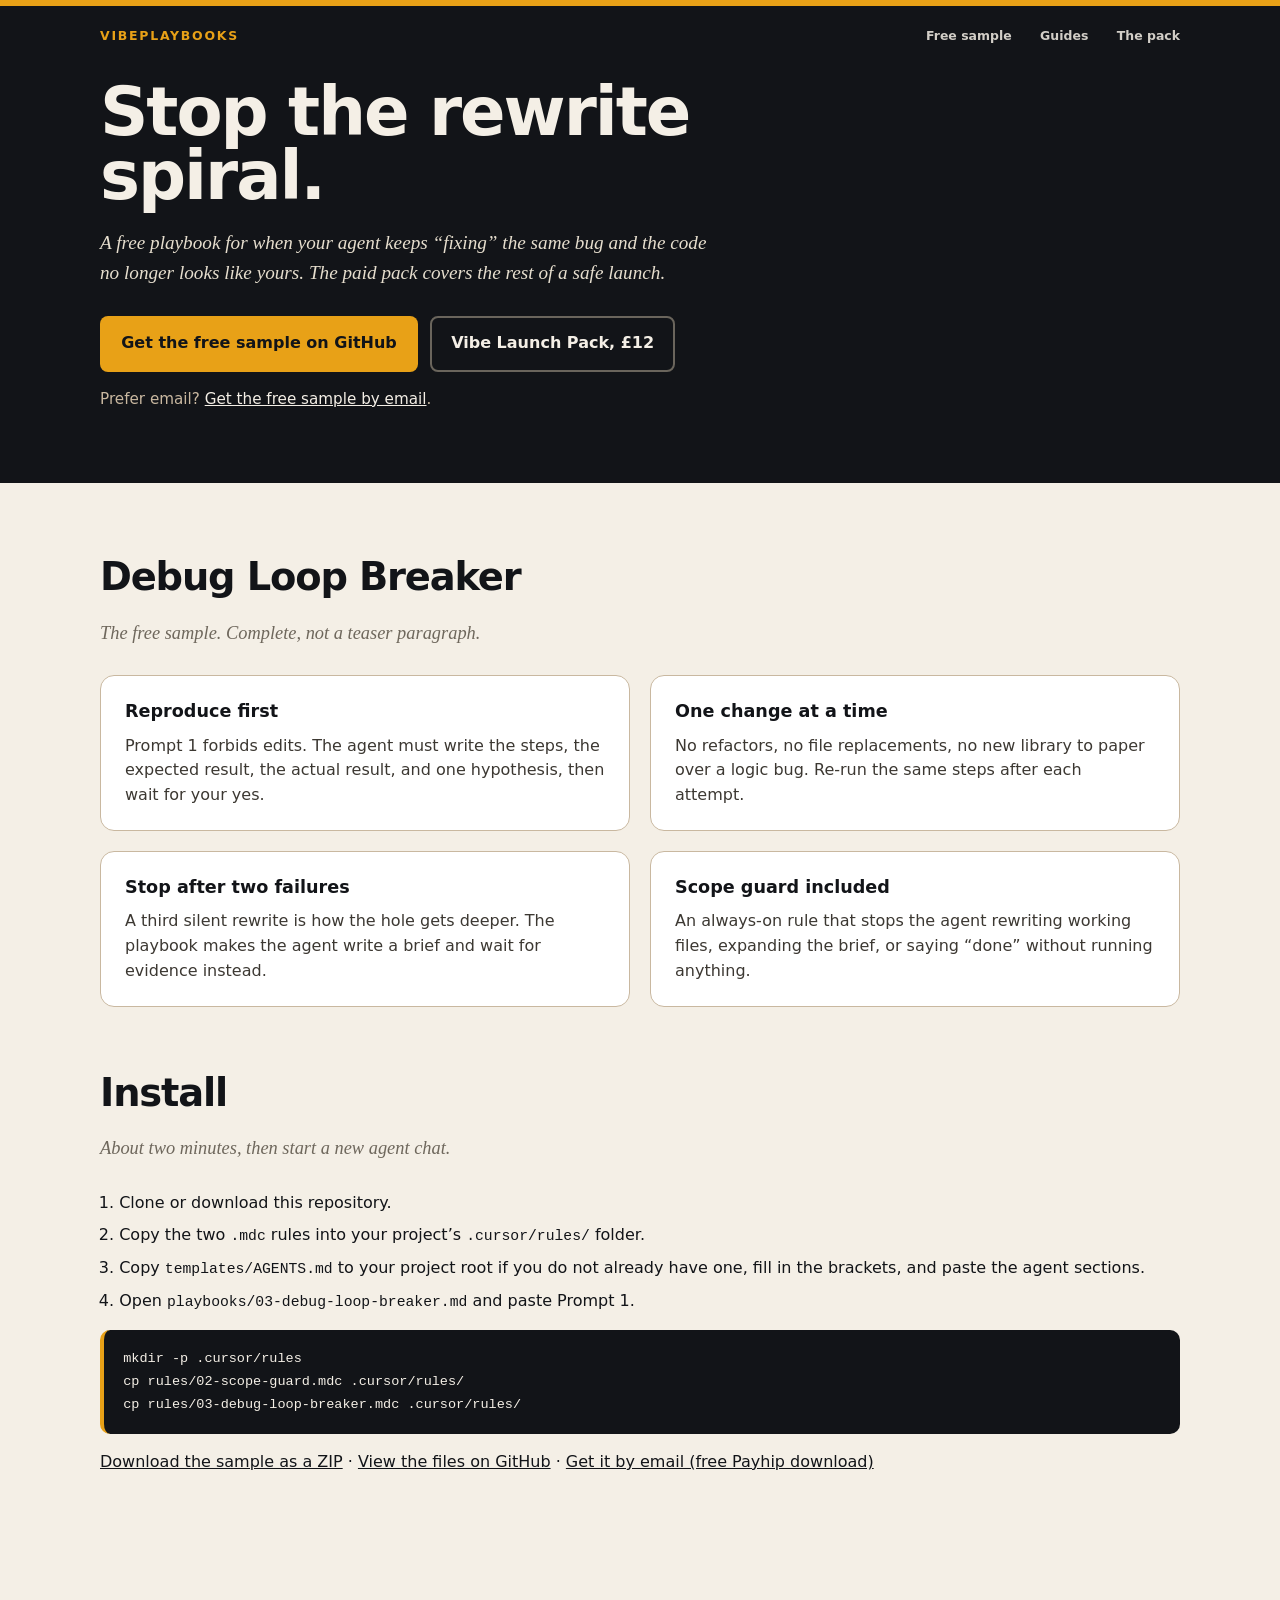
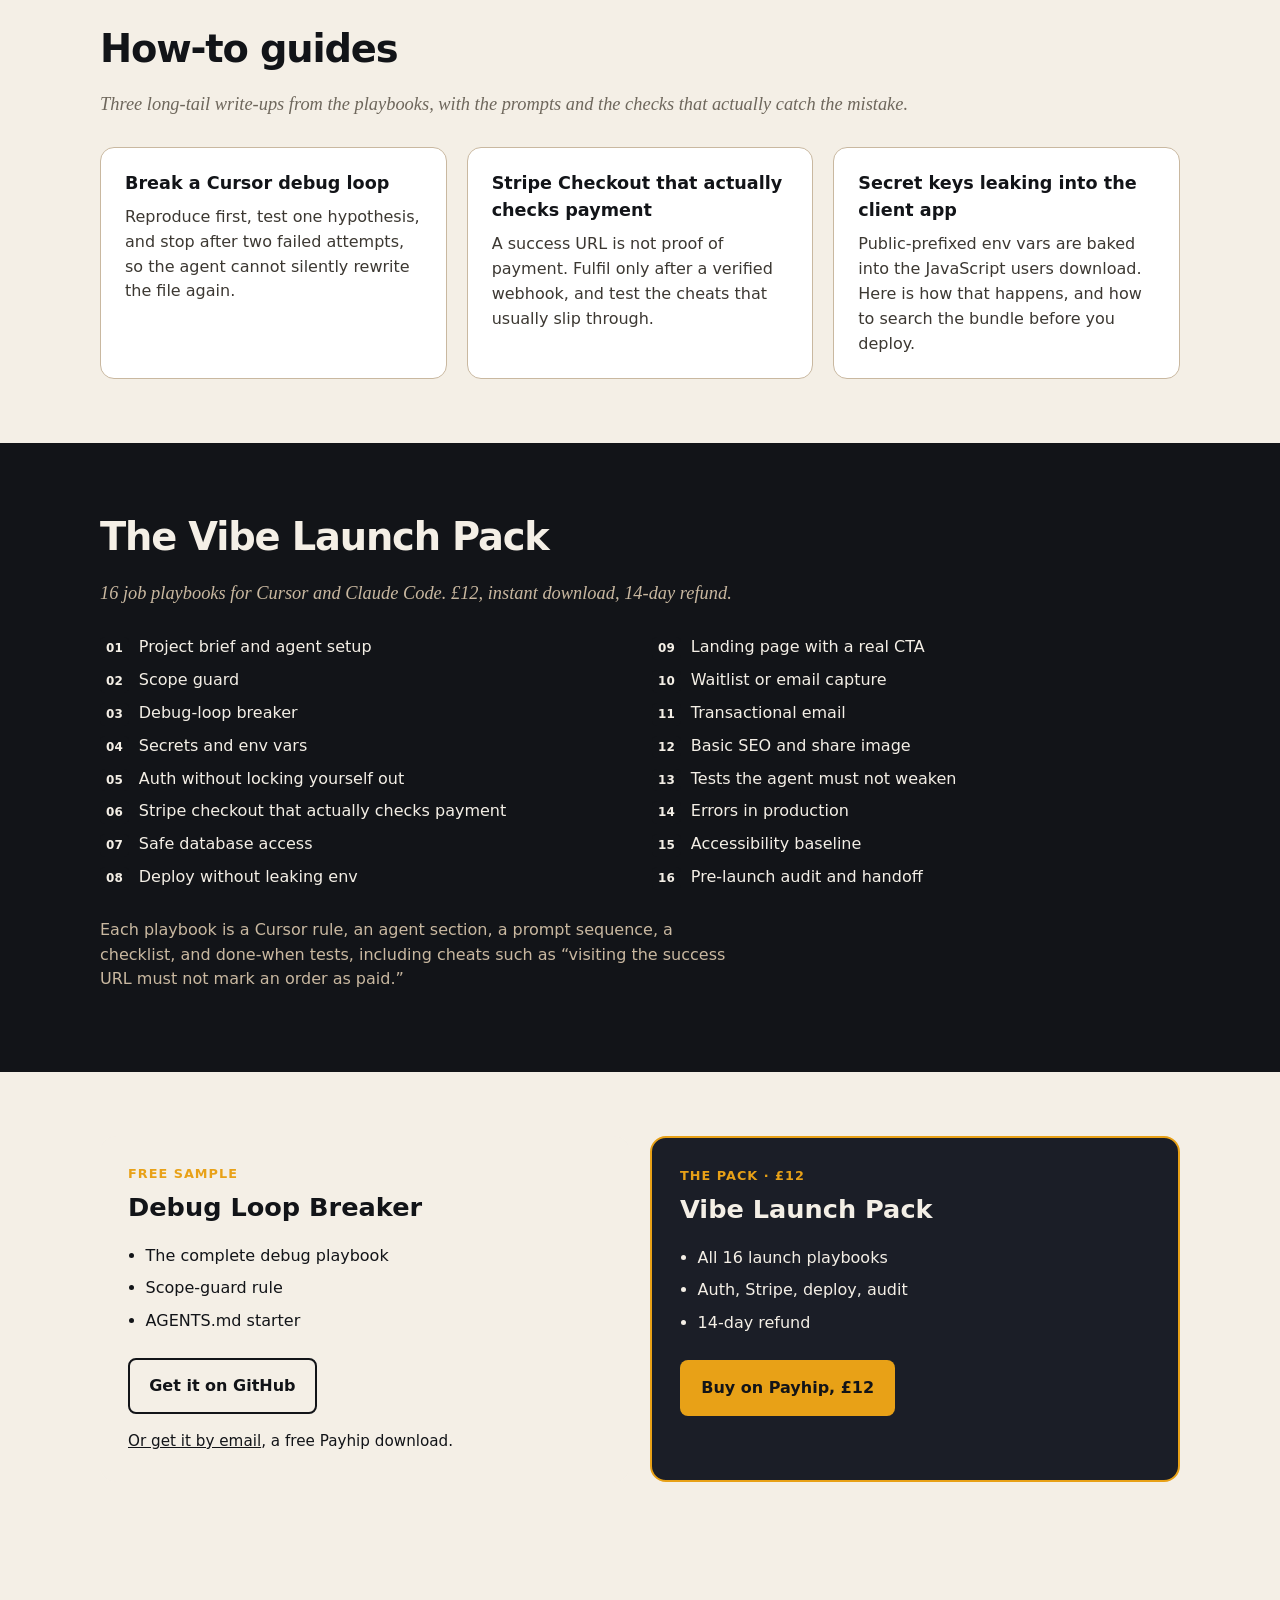
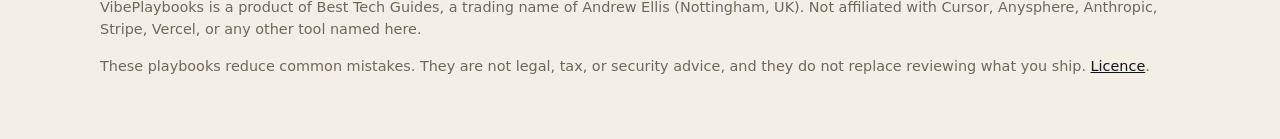
<file: index.html>
<!DOCTYPE html>
<html lang="en-GB">
<head>
  <meta charset="utf-8">
  <meta name="viewport" content="width=device-width, initial-scale=1">
  <title>VibePlaybooks: Debug Loop Breaker (free) and the Vibe Launch Pack</title>
  <meta name="description" content="Free Debug Loop Breaker playbook for Cursor and Claude Code. Stop the rewrite spiral. The Vibe Launch Pack (£12) adds 15 more playbooks for a safe launch.">
  <link rel="canonical" href="https://besttechguides.github.io/vibeplaybooks/">
  <meta property="og:title" content="VibePlaybooks: playbooks for a safe vibe-coded launch">
  <meta property="og:description" content="Free Debug Loop Breaker playbook for Cursor and Claude Code. Stop the rewrite spiral. The Vibe Launch Pack (£12) adds 15 more playbooks for a safe launch.">
  <meta property="og:type" content="website">
  <meta property="og:url" content="https://besttechguides.github.io/vibeplaybooks/">
  <meta property="og:image" content="https://besttechguides.github.io/vibeplaybooks/assets/og-1200x630.png">
  <meta name="twitter:card" content="summary_large_image">
  <meta name="twitter:title" content="VibePlaybooks: playbooks for a safe vibe-coded launch">
  <meta name="twitter:description" content="Free Debug Loop Breaker playbook for Cursor and Claude Code. Stop the rewrite spiral. The Vibe Launch Pack (£12) adds 15 more playbooks for a safe launch.">
  <meta name="twitter:image" content="https://besttechguides.github.io/vibeplaybooks/assets/og-1200x630.png">
  <meta name="theme-color" content="#121418">
  <link rel="icon" href="assets/favicon.svg" type="image/svg+xml">
  <link rel="stylesheet" href="styles.css">
</head>
<body>
  <header>
    <div class="wrap">
      <div class="brand">
        <a href="./">VIBEPLAYBOOKS</a>
        <nav class="nav" aria-label="Sections">
          <a href="#sample">Free sample</a>
          <a href="#guides">Guides</a>
          <a href="#pack">The pack</a>
        </nav>
      </div>
      <h1>Stop the rewrite spiral.</h1>
      <p class="lede">A free playbook for when your agent keeps “fixing” the same bug and the code no longer looks like yours. The paid pack covers the rest of a safe launch.</p>
      <div class="actions">
        <a class="btn btn-primary" href="https://github.com/besttechguides/vibeplaybooks">Get the free sample on GitHub</a>
        <a class="btn btn-ghost" href="https://payhip.com/b/6UGRb">Vibe Launch Pack, £12</a>
      </div>
      <p style="margin:16px 0 0;color:#c9b8a0;font-size:0.95rem;">Prefer email? <a href="https://payhip.com/b/p2ol7" style="color:var(--paper);">Get the free sample by email</a>.</p>
    </div>
  </header>

  <main>
    <section id="sample">
      <div class="wrap">
        <h2>Debug Loop Breaker</h2>
        <p class="sub">The free sample. Complete, not a teaser paragraph.</p>
        <div class="grid">
          <article class="card">
            <h3>Reproduce first</h3>
            <p>Prompt 1 forbids edits. The agent must write the steps, the expected result, the actual result, and one hypothesis, then wait for your yes.</p>
          </article>
          <article class="card">
            <h3>One change at a time</h3>
            <p>No refactors, no file replacements, no new library to paper over a logic bug. Re-run the same steps after each attempt.</p>
          </article>
          <article class="card">
            <h3>Stop after two failures</h3>
            <p>A third silent rewrite is how the hole gets deeper. The playbook makes the agent write a brief and wait for evidence instead.</p>
          </article>
          <article class="card">
            <h3>Scope guard included</h3>
            <p>An always-on rule that stops the agent rewriting working files, expanding the brief, or saying “done” without running anything.</p>
          </article>
        </div>

        <h2 style="margin-top:56px;">Install</h2>
        <p class="sub">About two minutes, then start a new agent chat.</p>
        <ol class="steps">
          <li>Clone or download this repository.</li>
          <li>Copy the two <code>.mdc</code> rules into your project’s <code>.cursor/rules/</code> folder.</li>
          <li>Copy <code>templates/AGENTS.md</code> to your project root if you do not already have one, fill in the brackets, and paste the agent sections.</li>
          <li>Open <code>playbooks/03-debug-loop-breaker.md</code> and paste Prompt 1.</li>
        </ol>
        <pre><code>mkdir -p .cursor/rules
cp rules/02-scope-guard.mdc .cursor/rules/
cp rules/03-debug-loop-breaker.mdc .cursor/rules/</code></pre>
        <p><a href="https://github.com/besttechguides/vibeplaybooks/archive/refs/heads/main.zip">Download the sample as a ZIP</a> · <a href="https://github.com/besttechguides/vibeplaybooks">View the files on GitHub</a> · <a href="https://payhip.com/b/p2ol7">Get it by email (free Payhip download)</a></p>
      </div>
    </section>

    <section id="guides">
      <div class="wrap">
        <h2>How-to guides</h2>
        <p class="sub">Three long-tail write-ups from the playbooks, with the prompts and the checks that actually catch the mistake.</p>
        <div class="grid guides-grid">
        <article class="card">
          <a class="card-link" href="how-to/debug-loop/">
            <h3>Break a Cursor debug loop</h3>
            <p>Reproduce first, test one hypothesis, and stop after two failed attempts, so the agent cannot silently rewrite the file again.</p>
          </a>
        </article>
        <article class="card">
          <a class="card-link" href="how-to/stripe-checkout-that-verifies-payment/">
            <h3>Stripe Checkout that actually checks payment</h3>
            <p>A success URL is not proof of payment. Fulfil only after a verified webhook, and test the cheats that usually slip through.</p>
          </a>
        </article>
        <article class="card">
          <a class="card-link" href="how-to/secret-keys-leaking-into-the-client/">
            <h3>Secret keys leaking into the client app</h3>
            <p>Public-prefixed env vars are baked into the JavaScript users download. Here is how that happens, and how to search the bundle before you deploy.</p>
          </a>
        </article>
        </div>
      </div>
    </section>

    <section class="band" id="pack">
      <div class="wrap">
        <h2>The Vibe Launch Pack</h2>
        <p class="sub">16 job playbooks for Cursor and Claude Code. £12, instant download, 14-day refund.</p>
        <ul class="list">
          <li><span class="num">01</span> Project brief and agent setup</li>
          <li><span class="num">09</span> Landing page with a real CTA</li>
          <li><span class="num">02</span> Scope guard</li>
          <li><span class="num">10</span> Waitlist or email capture</li>
          <li><span class="num">03</span> Debug-loop breaker</li>
          <li><span class="num">11</span> Transactional email</li>
          <li><span class="num">04</span> Secrets and env vars</li>
          <li><span class="num">12</span> Basic SEO and share image</li>
          <li><span class="num">05</span> Auth without locking yourself out</li>
          <li><span class="num">13</span> Tests the agent must not weaken</li>
          <li><span class="num">06</span> Stripe checkout that actually checks payment</li>
          <li><span class="num">14</span> Errors in production</li>
          <li><span class="num">07</span> Safe database access</li>
          <li><span class="num">15</span> Accessibility baseline</li>
          <li><span class="num">08</span> Deploy without leaking env</li>
          <li><span class="num">16</span> Pre-launch audit and handoff</li>
        </ul>
        <p style="margin-top:28px;color:#c9b8a0;max-width:40rem;">Each playbook is a Cursor rule, an agent section, a prompt sequence, a checklist, and done-when tests, including cheats such as “visiting the success URL must not mark an order as paid.”</p>
      </div>
    </section>

    <section>
      <div class="wrap split">
        <div class="price-card free">
          <h3>Free sample</h3>
          <h4>Debug Loop Breaker</h4>
          <ul>
            <li>The complete debug playbook</li>
            <li>Scope-guard rule</li>
            <li>AGENTS.md starter</li>
          </ul>
          <a class="btn btn-paper" href="https://github.com/besttechguides/vibeplaybooks">Get it on GitHub</a>
          <p style="margin:16px 0 0;font-size:0.95rem;"><a href="https://payhip.com/b/p2ol7">Or get it by email</a>, a free Payhip download.</p>
        </div>
        <div class="price-card paid">
          <h3>The pack · £12</h3>
          <h4>Vibe Launch Pack</h4>
          <ul>
            <li>All 16 launch playbooks</li>
            <li>Auth, Stripe, deploy, audit</li>
            <li>14-day refund</li>
          </ul>
          <a class="btn btn-primary" href="https://payhip.com/b/6UGRb">Buy on Payhip, £12</a>
        </div>
      </div>
    </section>
  </main>
  <footer>
    <div class="wrap">
      <p>VibePlaybooks is a product of Best Tech Guides, a trading name of Andrew Ellis (Nottingham, UK). Not affiliated with Cursor, Anysphere, Anthropic, Stripe, Vercel, or any other tool named here.</p>
      <p>These playbooks reduce common mistakes. They are not legal, tax, or security advice, and they do not replace reviewing what you ship. <a href="https://github.com/besttechguides/vibeplaybooks/blob/main/LICENSE.md">Licence</a>.</p>
    </div>
  </footer>
</body>
</html>
</file>
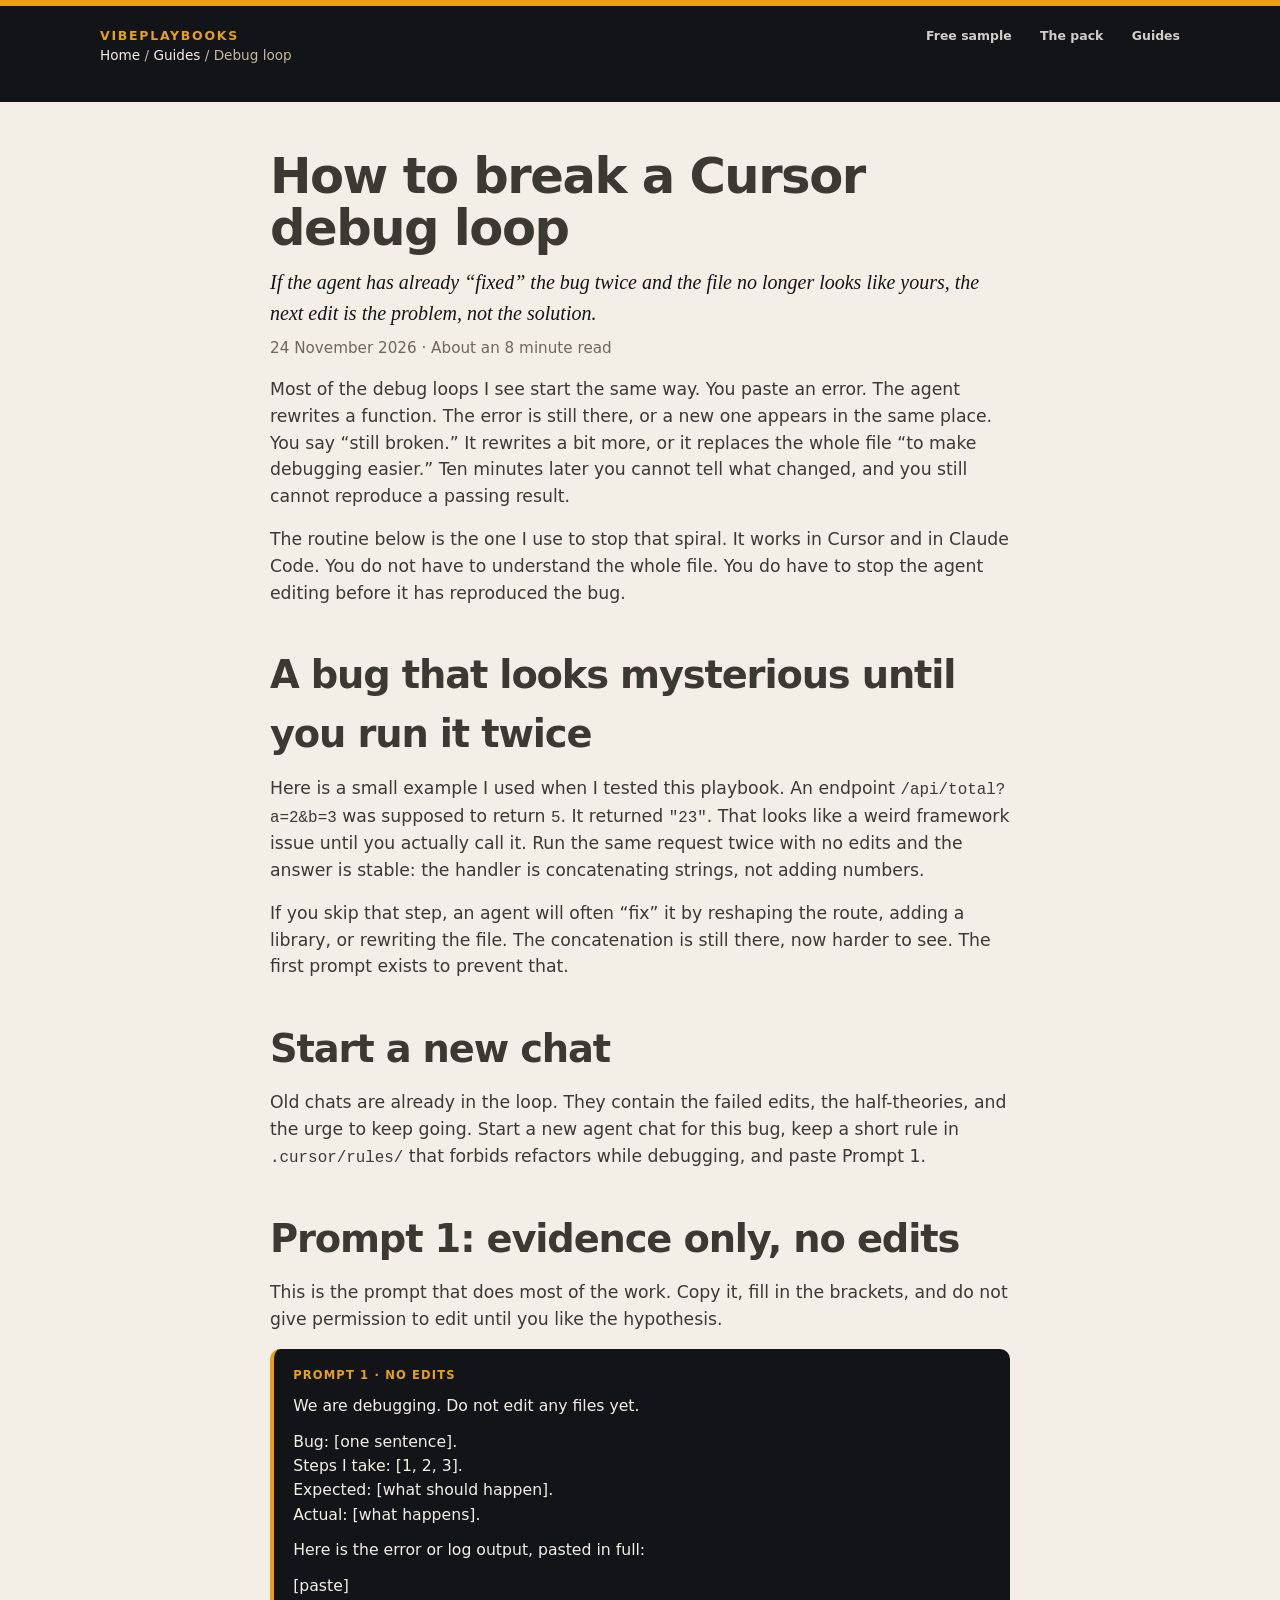
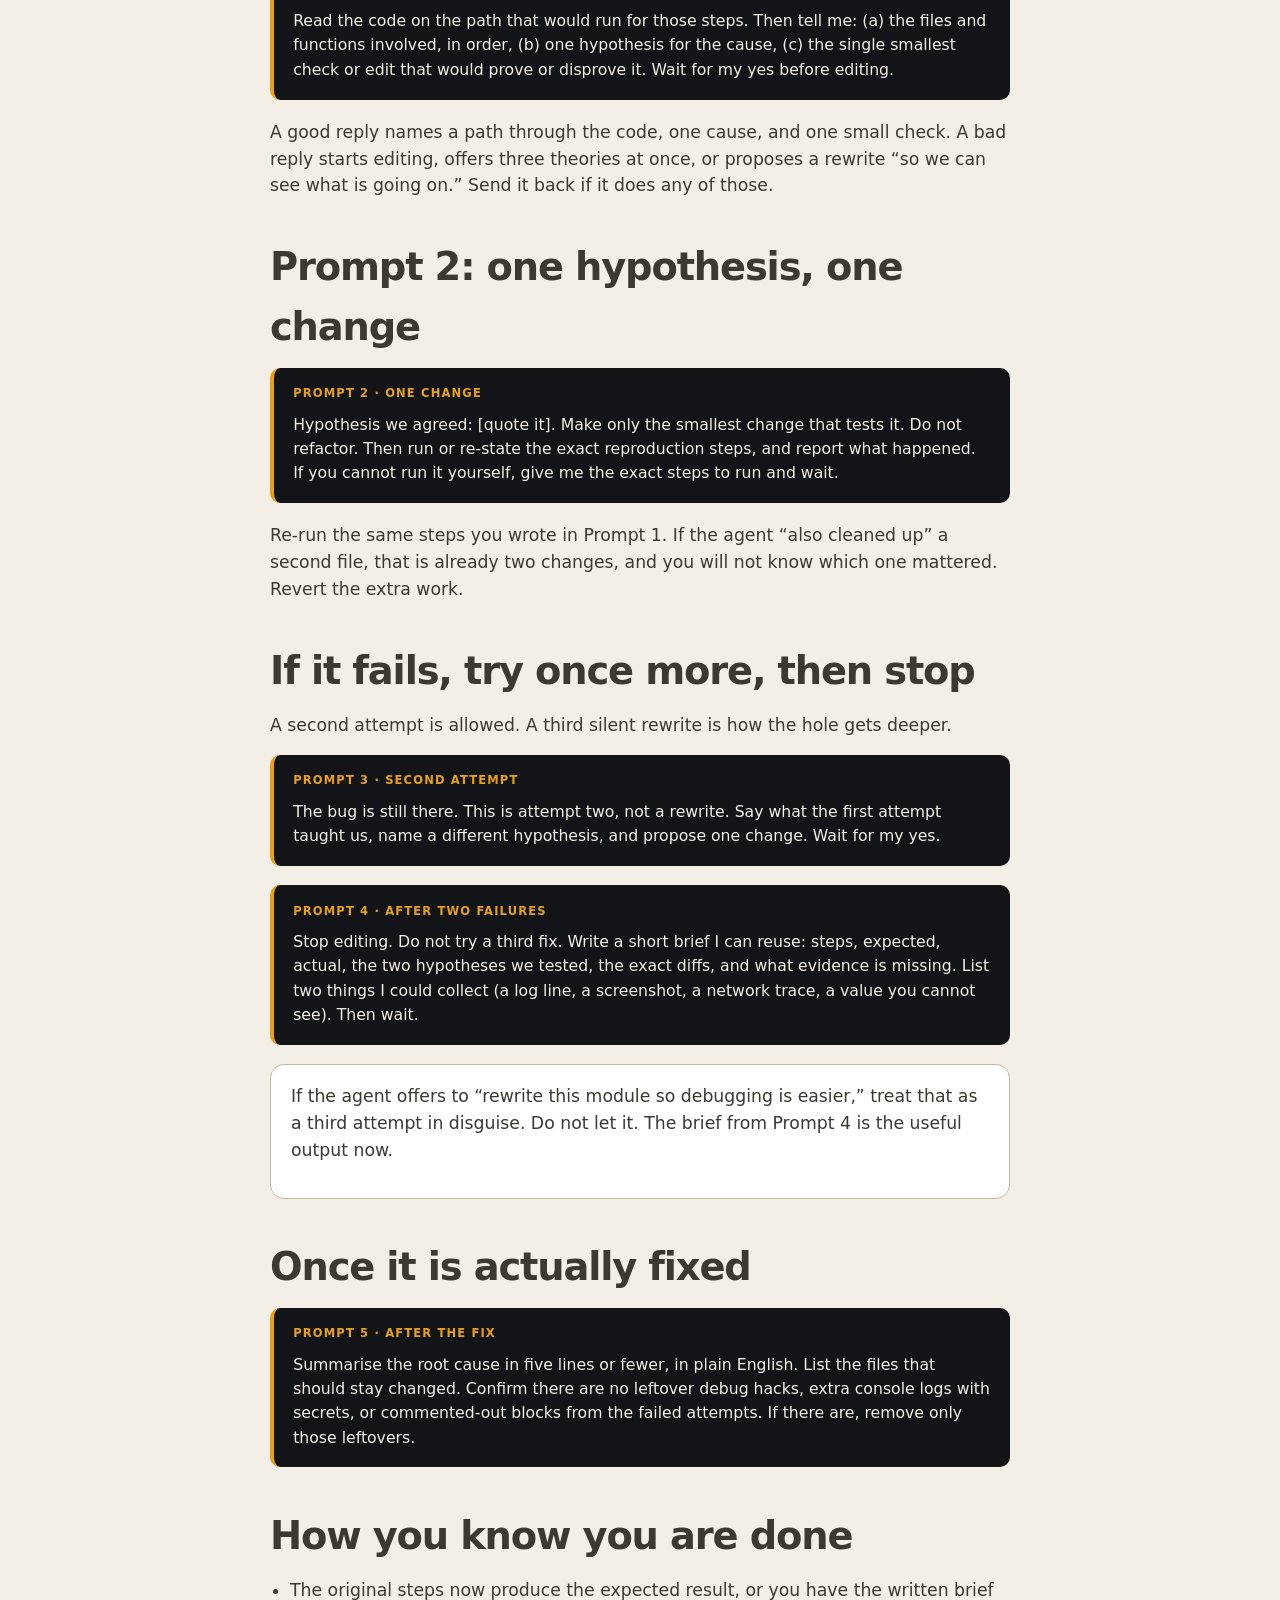
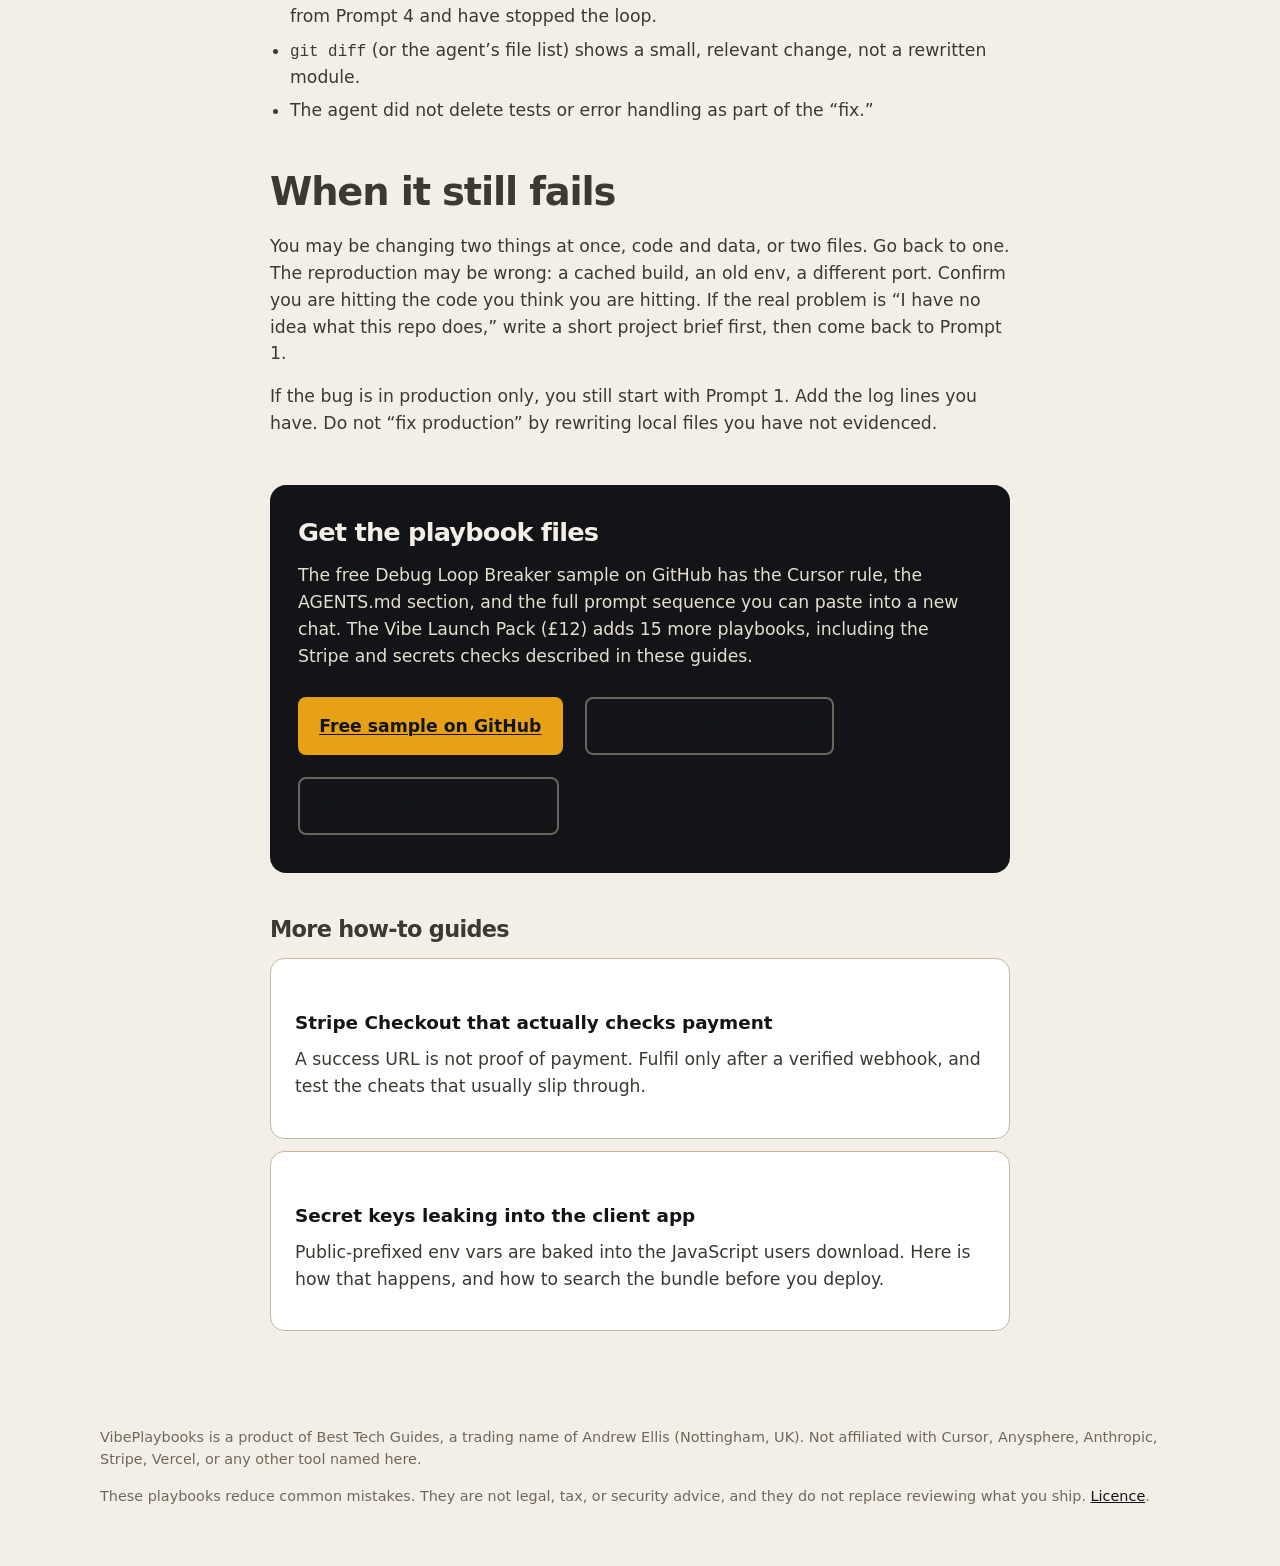
<file: how-to/debug-loop/index.html>
<!DOCTYPE html>
<html lang="en-GB">
<head>
  <meta charset="utf-8">
  <meta name="viewport" content="width=device-width, initial-scale=1">
  <title>How to break a Cursor debug loop</title>
  <meta name="description" content="When Cursor keeps fixing the same bug and making it worse, stop letting it edit. Reproduce first, test one hypothesis, and halt after two failed attempts.">
  <link rel="canonical" href="https://besttechguides.github.io/vibeplaybooks/how-to/debug-loop/">
  <meta property="og:title" content="How to break a Cursor debug loop">
  <meta property="og:description" content="When Cursor keeps fixing the same bug and making it worse, stop letting it edit. Reproduce first, test one hypothesis, and halt after two failed attempts.">
  <meta property="og:type" content="article">
  <meta property="og:url" content="https://besttechguides.github.io/vibeplaybooks/how-to/debug-loop/">
  <meta property="og:image" content="https://besttechguides.github.io/vibeplaybooks/assets/og-1200x630.png">
  <meta name="twitter:card" content="summary_large_image">
  <meta name="twitter:title" content="How to break a Cursor debug loop">
  <meta name="twitter:description" content="When Cursor keeps fixing the same bug and making it worse, stop letting it edit. Reproduce first, test one hypothesis, and halt after two failed attempts.">
  <meta name="twitter:image" content="https://besttechguides.github.io/vibeplaybooks/assets/og-1200x630.png">
  <meta name="theme-color" content="#121418">
  <link rel="icon" href="../../assets/favicon.svg" type="image/svg+xml">
  <link rel="stylesheet" href="../../styles.css">
</head>
<body>
  <header class="compact">
    <div class="wrap">
      <div class="brand">
        <a href="../../">VIBEPLAYBOOKS</a>
        <nav class="nav" aria-label="Sections">
          <a href="../../#sample">Free sample</a>
          <a href="../../#pack">The pack</a>
          <a href="../../#guides">Guides</a>
        </nav>
      </div>
      <p class="crumb"><a href="../../">Home</a> / <a href="../../#guides">Guides</a> / Debug loop</p>
    </div>
  </header>

  <main>
    <div class="prose-wrap prose">
      <h1>How to break a Cursor debug loop</h1>
      <p class="lede-article">If the agent has already “fixed” the bug twice and the file no longer looks like yours, the next edit is the problem, not the solution.</p>
      <p class="dateline">24 November 2026 · About an 8 minute read</p>

      <p>Most of the debug loops I see start the same way. You paste an error. The agent rewrites a function. The error is still there, or a new one appears in the same place. You say “still broken.” It rewrites a bit more, or it replaces the whole file “to make debugging easier.” Ten minutes later you cannot tell what changed, and you still cannot reproduce a passing result.</p>

      <p>The routine below is the one I use to stop that spiral. It works in Cursor and in Claude Code. You do not have to understand the whole file. You do have to stop the agent editing before it has reproduced the bug.</p>

      <h2>A bug that looks mysterious until you run it twice</h2>
      <p>Here is a small example I used when I tested this playbook. An endpoint <code>/api/total?a=2&amp;b=3</code> was supposed to return <code>5</code>. It returned <code>"23"</code>. That looks like a weird framework issue until you actually call it. Run the same request twice with no edits and the answer is stable: the handler is concatenating strings, not adding numbers.</p>
      <p>If you skip that step, an agent will often “fix” it by reshaping the route, adding a library, or rewriting the file. The concatenation is still there, now harder to see. The first prompt exists to prevent that.</p>

      <h2>Start a new chat</h2>
      <p>Old chats are already in the loop. They contain the failed edits, the half-theories, and the urge to keep going. Start a new agent chat for this bug, keep a short rule in <code>.cursor/rules/</code> that forbids refactors while debugging, and paste Prompt 1.</p>

      <h2>Prompt 1: evidence only, no edits</h2>
      <p>This is the prompt that does most of the work. Copy it, fill in the brackets, and do not give permission to edit until you like the hypothesis.</p>
      <div class="prompt" role="figure" aria-label="Prompt 1, evidence only"><span class="prompt-label">Prompt 1 · no edits</span><p>We are debugging. Do not edit any files yet.</p><p>Bug: [one sentence].
Steps I take: [1, 2, 3].
Expected: [what should happen].
Actual: [what happens].</p><p>Here is the error or log output, pasted in full:</p><p>[paste]</p><p>Read the code on the path that would run for those steps. Then tell me: (a) the files and functions involved, in order, (b) one hypothesis for the cause, (c) the single smallest check or edit that would prove or disprove it. Wait for my yes before editing.</p></div>

      <p>A good reply names a path through the code, one cause, and one small check. A bad reply starts editing, offers three theories at once, or proposes a rewrite “so we can see what is going on.” Send it back if it does any of those.</p>

      <h2>Prompt 2: one hypothesis, one change</h2>
      <div class="prompt" role="figure" aria-label="Prompt 2, one change"><span class="prompt-label">Prompt 2 · one change</span><p>Hypothesis we agreed: [quote it]. Make only the smallest change that tests it. Do not refactor. Then run or re-state the exact reproduction steps, and report what happened. If you cannot run it yourself, give me the exact steps to run and wait.</p></div>
      <p>Re-run the same steps you wrote in Prompt 1. If the agent “also cleaned up” a second file, that is already two changes, and you will not know which one mattered. Revert the extra work.</p>

      <h2>If it fails, try once more, then stop</h2>
      <p>A second attempt is allowed. A third silent rewrite is how the hole gets deeper.</p>
      <div class="prompt" role="figure" aria-label="Prompt 3, second attempt"><span class="prompt-label">Prompt 3 · second attempt</span><p>The bug is still there. This is attempt two, not a rewrite. Say what the first attempt taught us, name a different hypothesis, and propose one change. Wait for my yes.</p></div>
      <div class="prompt" role="figure" aria-label="Prompt 4, stop after two failures"><span class="prompt-label">Prompt 4 · after two failures</span><p>Stop editing. Do not try a third fix. Write a short brief I can reuse: steps, expected, actual, the two hypotheses we tested, the exact diffs, and what evidence is missing. List two things I could collect (a log line, a screenshot, a network trace, a value you cannot see). Then wait.</p></div>

      <div class="callout">
        <p>If the agent offers to “rewrite this module so debugging is easier,” treat that as a third attempt in disguise. Do not let it. The brief from Prompt 4 is the useful output now.</p>
      </div>

      <h2>Once it is actually fixed</h2>
      <div class="prompt" role="figure" aria-label="Prompt 5, after the fix"><span class="prompt-label">Prompt 5 · after the fix</span><p>Summarise the root cause in five lines or fewer, in plain English. List the files that should stay changed. Confirm there are no leftover debug hacks, extra console logs with secrets, or commented-out blocks from the failed attempts. If there are, remove only those leftovers.</p></div>

      <h2>How you know you are done</h2>
      <ul>
        <li>The original steps now produce the expected result, or you have the written brief from Prompt 4 and have stopped the loop.</li>
        <li><code>git diff</code> (or the agent’s file list) shows a small, relevant change, not a rewritten module.</li>
        <li>The agent did not delete tests or error handling as part of the “fix.”</li>
      </ul>

      <h2>When it still fails</h2>
      <p>You may be changing two things at once, code and data, or two files. Go back to one. The reproduction may be wrong: a cached build, an old env, a different port. Confirm you are hitting the code you think you are hitting. If the real problem is “I have no idea what this repo does,” write a short project brief first, then come back to Prompt 1.</p>
      <p>If the bug is in production only, you still start with Prompt 1. Add the log lines you have. Do not “fix production” by rewriting local files you have not evidenced.</p>

            <div class="cta-box" id="get-the-playbook">
        <h2>Get the playbook files</h2>
        <p>The free Debug Loop Breaker sample on GitHub has the Cursor rule, the AGENTS.md section, and the full prompt sequence you can paste into a new chat. The Vibe Launch Pack (£12) adds 15 more playbooks, including the Stripe and secrets checks described in these guides.</p>
        <div class="actions">
          <a class="btn btn-primary" href="https://github.com/besttechguides/vibeplaybooks">Free sample on GitHub</a>
          <a class="btn btn-ghost" href="https://payhip.com/b/p2ol7">Free sample by email</a>
          <a class="btn btn-ghost" href="https://payhip.com/b/6UGRb">Vibe Launch Pack, £12</a>
        </div>
      </div>

      <div class="more-guides">
        <h2>More how-to guides</h2>
                <article class="card">
          <a class="card-link" href="../../how-to/stripe-checkout-that-verifies-payment/">
            <h3>Stripe Checkout that actually checks payment</h3>
            <p>A success URL is not proof of payment. Fulfil only after a verified webhook, and test the cheats that usually slip through.</p>
          </a>
        </article>
        <article class="card">
          <a class="card-link" href="../../how-to/secret-keys-leaking-into-the-client/">
            <h3>Secret keys leaking into the client app</h3>
            <p>Public-prefixed env vars are baked into the JavaScript users download. Here is how that happens, and how to search the bundle before you deploy.</p>
          </a>
        </article>
      </div>
    </div>
  </main>
  <footer>
    <div class="wrap">
      <p>VibePlaybooks is a product of Best Tech Guides, a trading name of Andrew Ellis (Nottingham, UK). Not affiliated with Cursor, Anysphere, Anthropic, Stripe, Vercel, or any other tool named here.</p>
      <p>These playbooks reduce common mistakes. They are not legal, tax, or security advice, and they do not replace reviewing what you ship. <a href="https://github.com/besttechguides/vibeplaybooks/blob/main/LICENSE.md">Licence</a>.</p>
    </div>
  </footer>
</body>
</html>
</file>
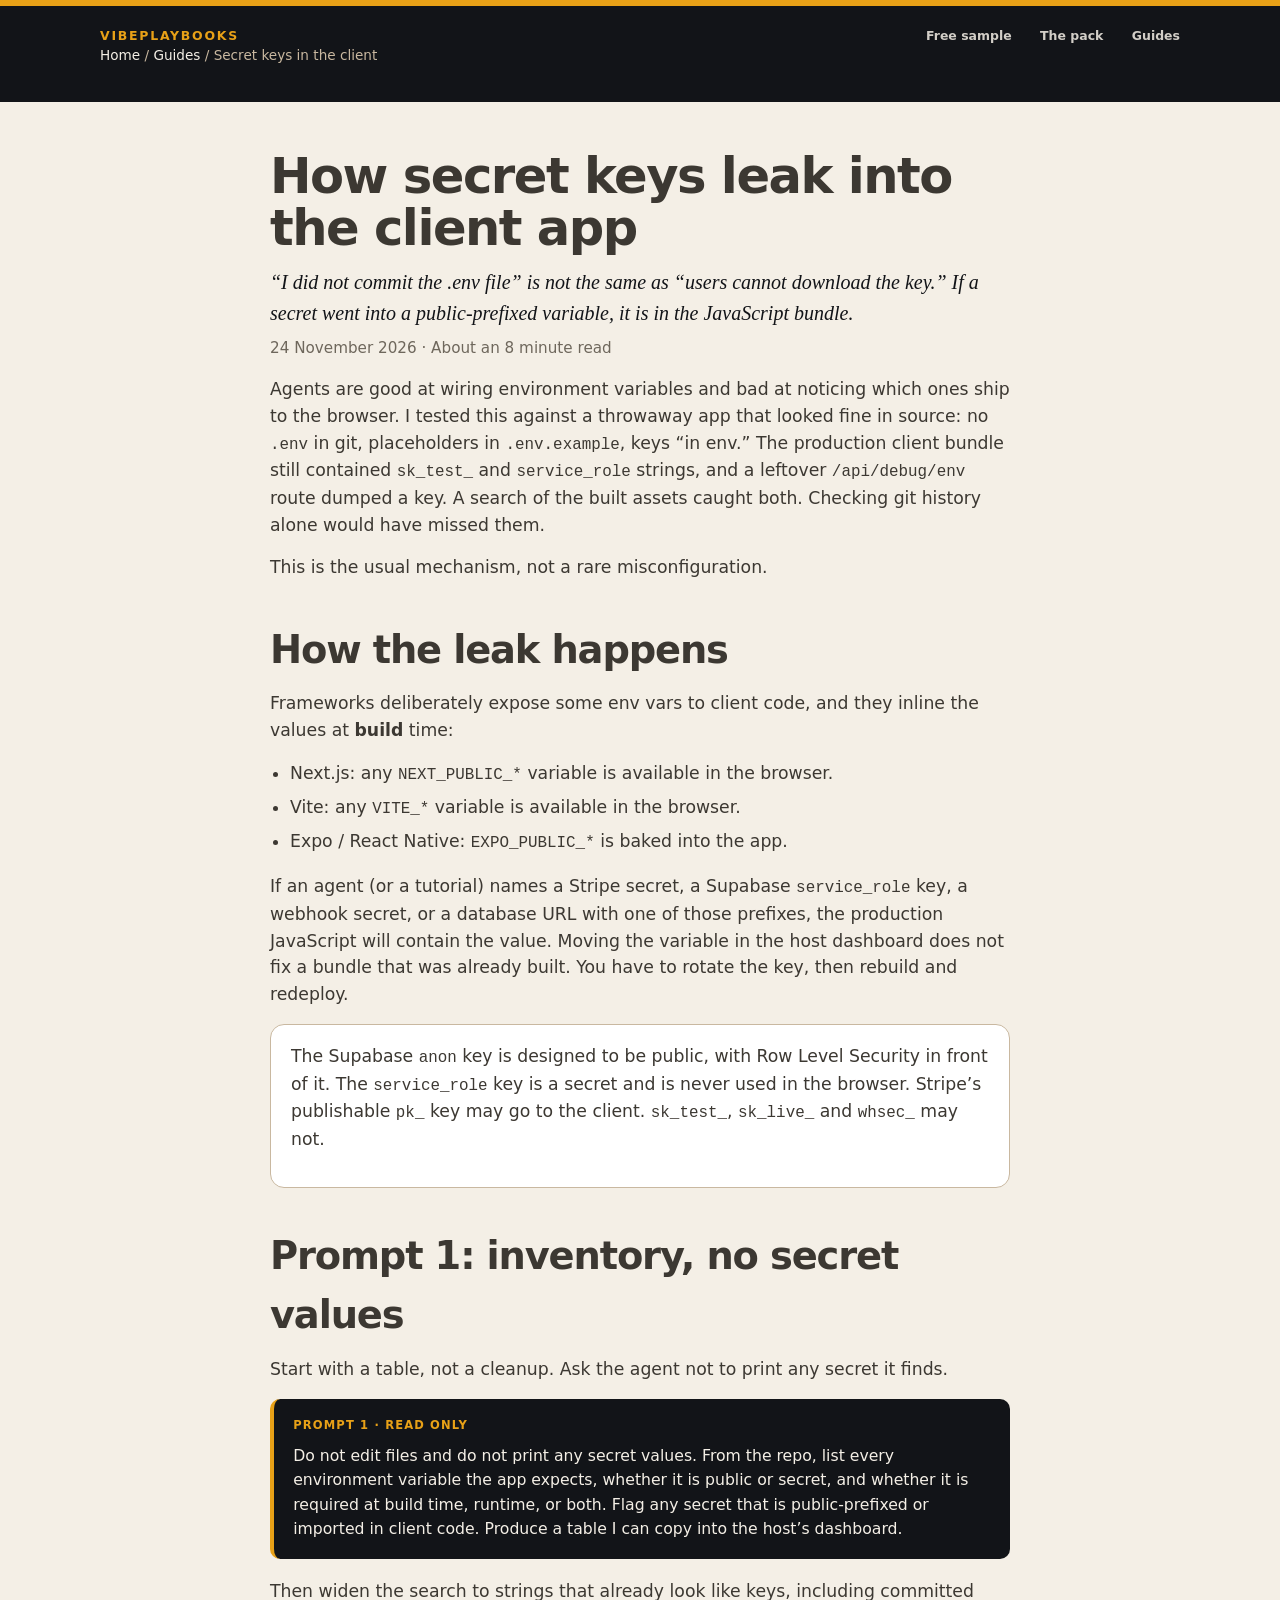
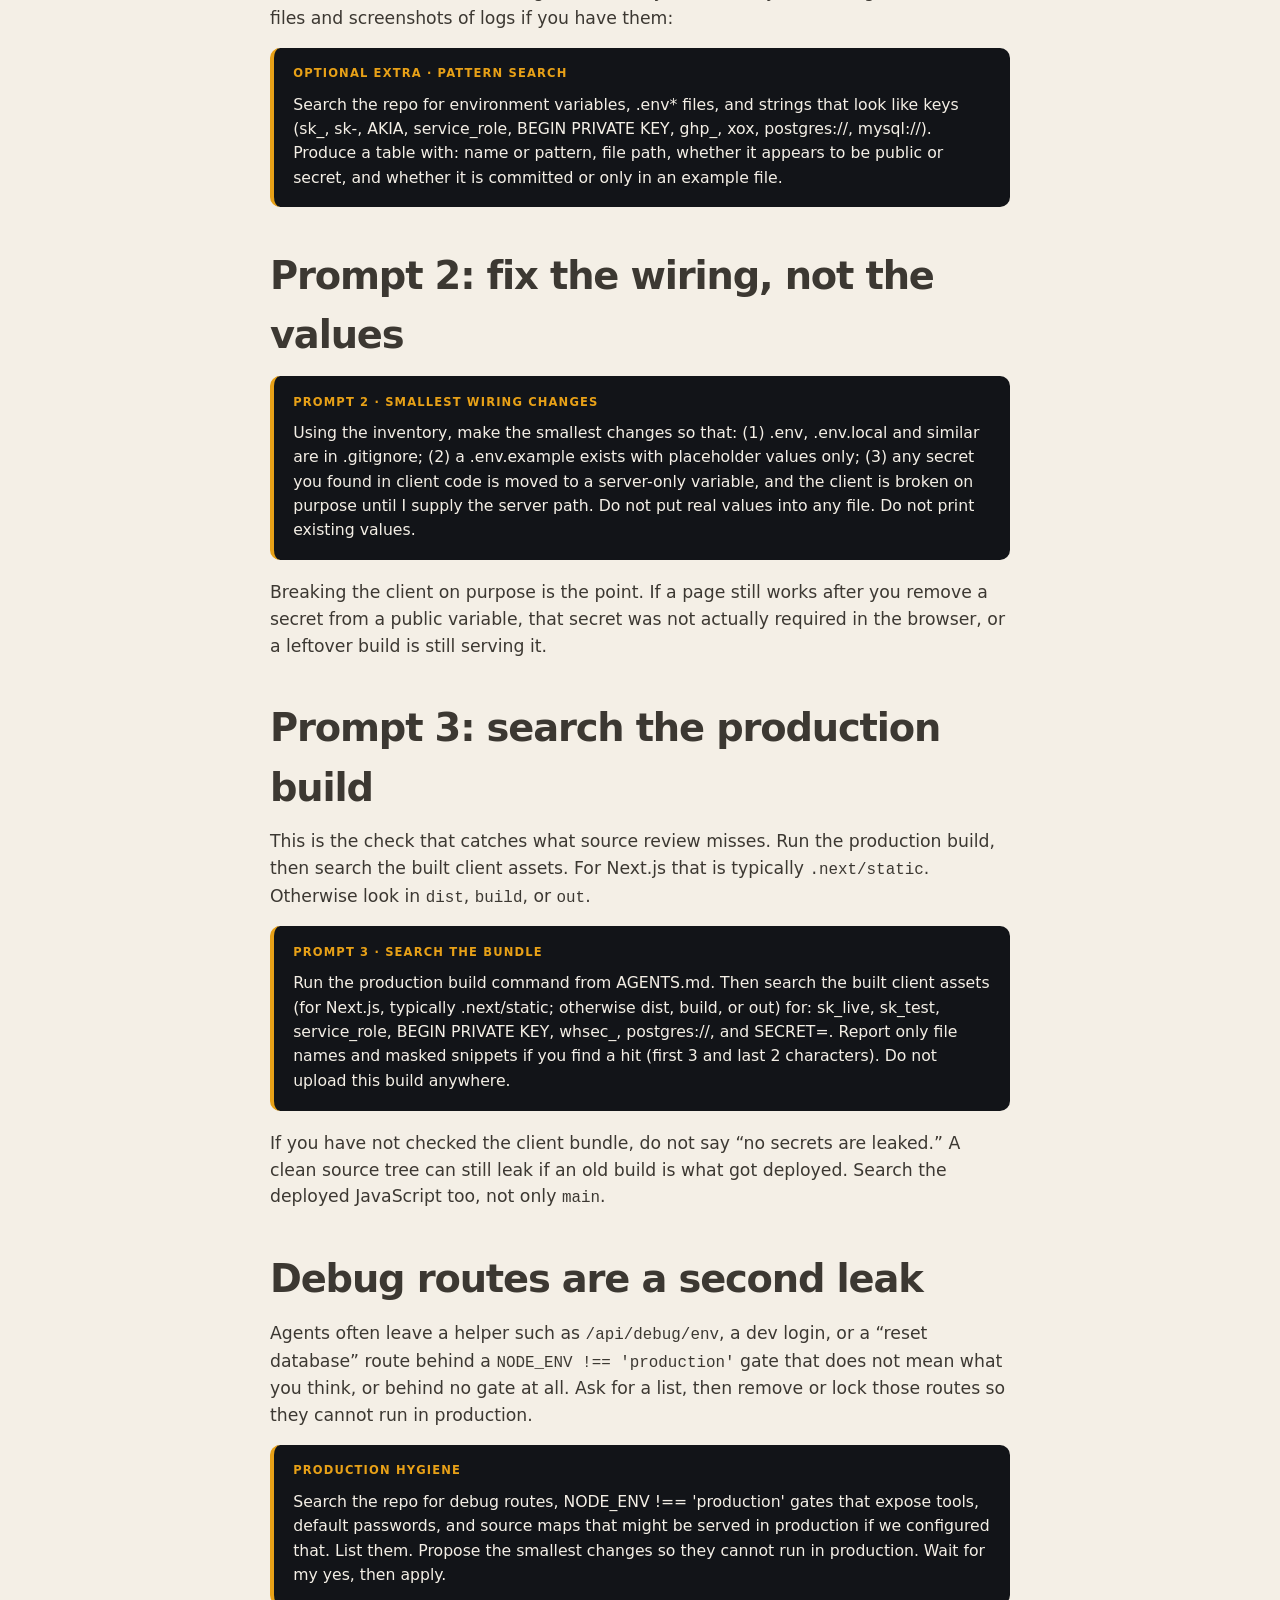
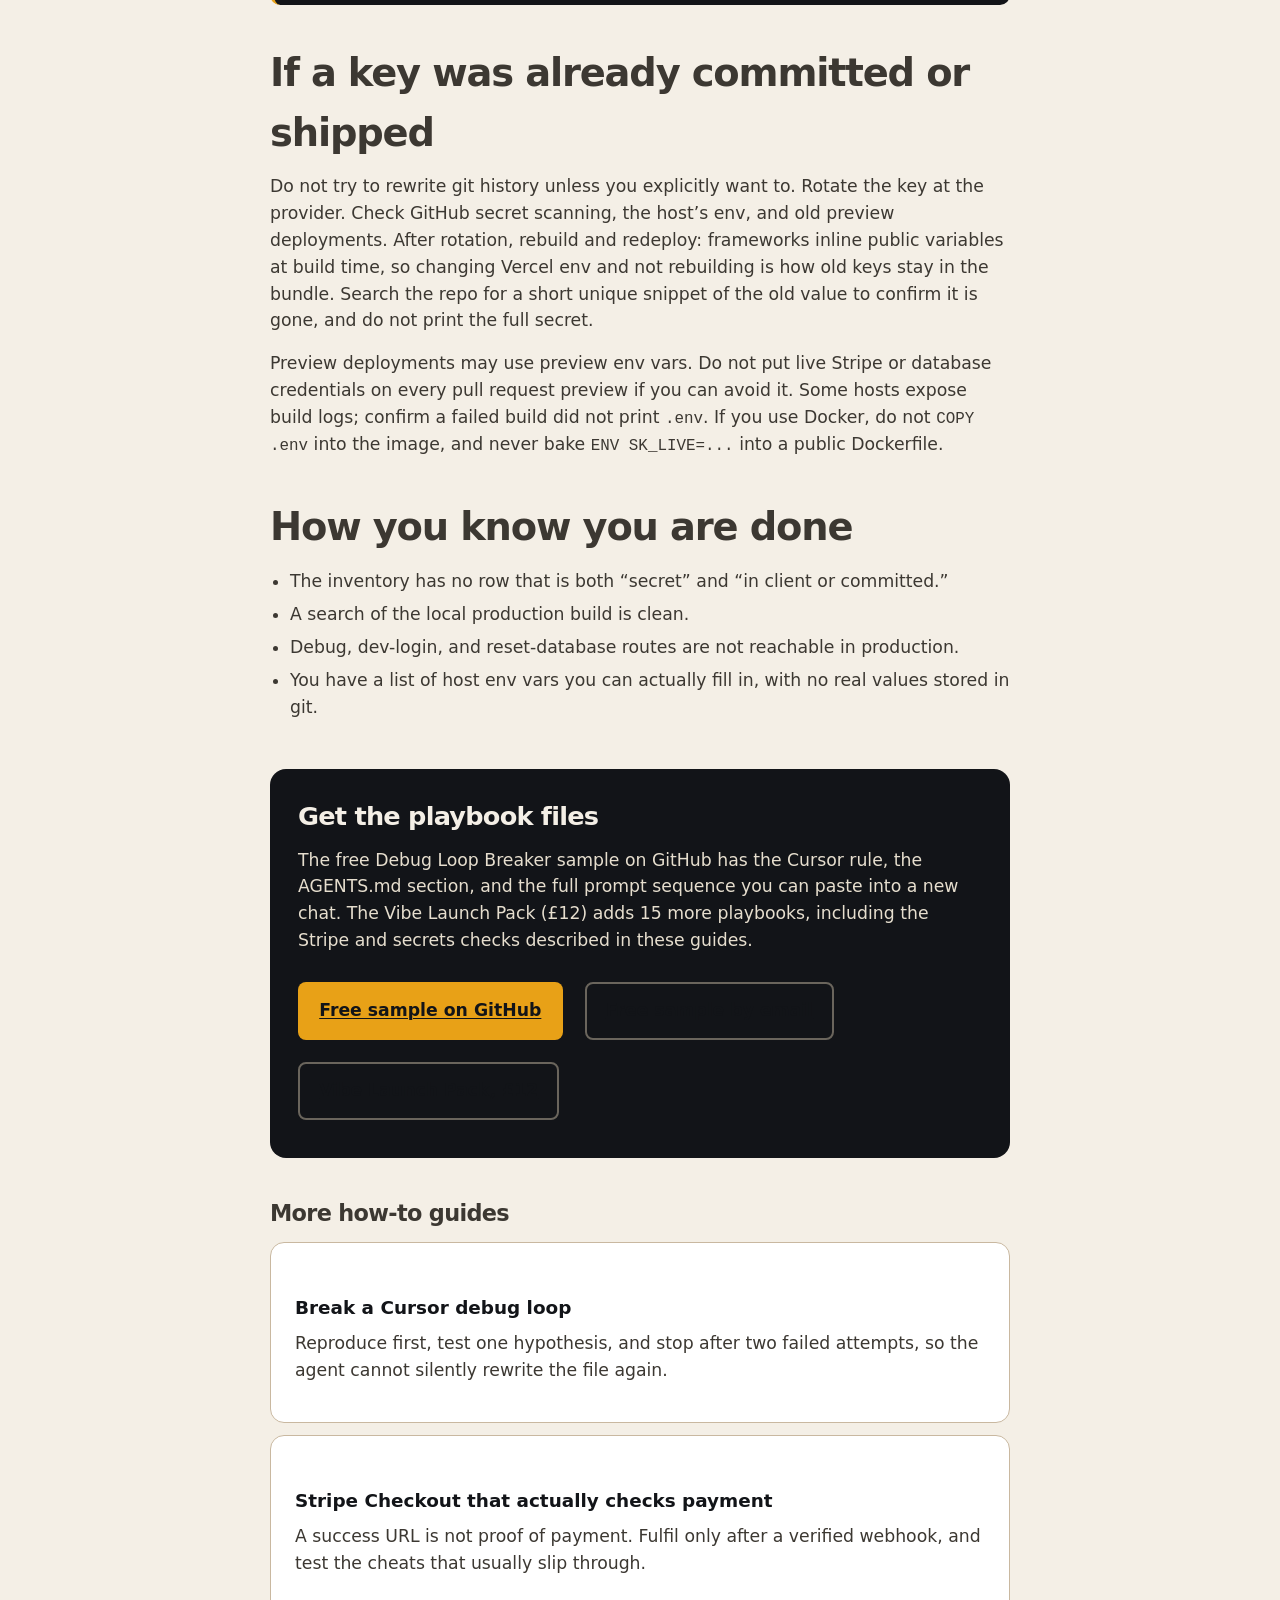
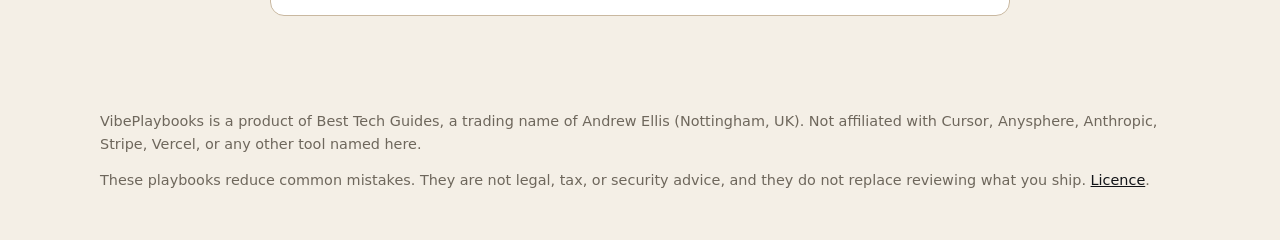
<file: how-to/secret-keys-leaking-into-the-client/index.html>
<!DOCTYPE html>
<html lang="en-GB">
<head>
  <meta charset="utf-8">
  <meta name="viewport" content="width=device-width, initial-scale=1">
  <title>How secret keys leak into the client app</title>
  <meta name="description" content="A secret in a NEXT_PUBLIC_ or VITE_ variable is baked into the JavaScript your users download. Here is how that happens, and how to search the production bundle before you deploy.">
  <link rel="canonical" href="https://besttechguides.github.io/vibeplaybooks/how-to/secret-keys-leaking-into-the-client/">
  <meta property="og:title" content="How secret keys leak into the client app">
  <meta property="og:description" content="A secret in a NEXT_PUBLIC_ or VITE_ variable is baked into the JavaScript your users download. Here is how that happens, and how to search the production bundle before you deploy.">
  <meta property="og:type" content="article">
  <meta property="og:url" content="https://besttechguides.github.io/vibeplaybooks/how-to/secret-keys-leaking-into-the-client/">
  <meta property="og:image" content="https://besttechguides.github.io/vibeplaybooks/assets/og-1200x630.png">
  <meta name="twitter:card" content="summary_large_image">
  <meta name="twitter:title" content="How secret keys leak into the client app">
  <meta name="twitter:description" content="A secret in a NEXT_PUBLIC_ or VITE_ variable is baked into the JavaScript your users download. Here is how that happens, and how to search the production bundle before you deploy.">
  <meta name="twitter:image" content="https://besttechguides.github.io/vibeplaybooks/assets/og-1200x630.png">
  <meta name="theme-color" content="#121418">
  <link rel="icon" href="../../assets/favicon.svg" type="image/svg+xml">
  <link rel="stylesheet" href="../../styles.css">
</head>
<body>
  <header class="compact">
    <div class="wrap">
      <div class="brand">
        <a href="../../">VIBEPLAYBOOKS</a>
        <nav class="nav" aria-label="Sections">
          <a href="../../#sample">Free sample</a>
          <a href="../../#pack">The pack</a>
          <a href="../../#guides">Guides</a>
        </nav>
      </div>
      <p class="crumb"><a href="../../">Home</a> / <a href="../../#guides">Guides</a> / Secret keys in the client</p>
    </div>
  </header>

  <main>
    <div class="prose-wrap prose">
      <h1>How secret keys leak into the client app</h1>
      <p class="lede-article">“I did not commit the .env file” is not the same as “users cannot download the key.” If a secret went into a public-prefixed variable, it is in the JavaScript bundle.</p>
      <p class="dateline">24 November 2026 · About an 8 minute read</p>

      <p>Agents are good at wiring environment variables and bad at noticing which ones ship to the browser. I tested this against a throwaway app that looked fine in source: no <code>.env</code> in git, placeholders in <code>.env.example</code>, keys “in env.” The production client bundle still contained <code>sk_test_</code> and <code>service_role</code> strings, and a leftover <code>/api/debug/env</code> route dumped a key. A search of the built assets caught both. Checking git history alone would have missed them.</p>
      <p>This is the usual mechanism, not a rare misconfiguration.</p>

      <h2>How the leak happens</h2>
      <p>Frameworks deliberately expose some env vars to client code, and they inline the values at <strong>build</strong> time:</p>
      <ul>
        <li>Next.js: any <code>NEXT_PUBLIC_*</code> variable is available in the browser.</li>
        <li>Vite: any <code>VITE_*</code> variable is available in the browser.</li>
        <li>Expo / React Native: <code>EXPO_PUBLIC_*</code> is baked into the app.</li>
      </ul>
      <p>If an agent (or a tutorial) names a Stripe secret, a Supabase <code>service_role</code> key, a webhook secret, or a database URL with one of those prefixes, the production JavaScript will contain the value. Moving the variable in the host dashboard does not fix a bundle that was already built. You have to rotate the key, then rebuild and redeploy.</p>
      <div class="callout">
        <p>The Supabase <code>anon</code> key is designed to be public, with Row Level Security in front of it. The <code>service_role</code> key is a secret and is never used in the browser. Stripe’s publishable <code>pk_</code> key may go to the client. <code>sk_test_</code>, <code>sk_live_</code> and <code>whsec_</code> may not.</p>
      </div>

      <h2>Prompt 1: inventory, no secret values</h2>
      <p>Start with a table, not a cleanup. Ask the agent not to print any secret it finds.</p>
      <div class="prompt" role="figure" aria-label="Prompt 1, inventory"><span class="prompt-label">Prompt 1 · read only</span><p>Do not edit files and do not print any secret values. From the repo, list every environment variable the app expects, whether it is public or secret, and whether it is required at build time, runtime, or both. Flag any secret that is public-prefixed or imported in client code. Produce a table I can copy into the host’s dashboard.</p></div>
      <p>Then widen the search to strings that already look like keys, including committed files and screenshots of logs if you have them:</p>
      <div class="prompt" role="figure" aria-label="Prompt 1b, search for key patterns"><span class="prompt-label">Optional extra · pattern search</span><p>Search the repo for environment variables, .env* files, and strings that look like keys (sk_, sk-, AKIA, service_role, BEGIN PRIVATE KEY, ghp_, xox, postgres://, mysql://). Produce a table with: name or pattern, file path, whether it appears to be public or secret, and whether it is committed or only in an example file.</p></div>

      <h2>Prompt 2: fix the wiring, not the values</h2>
      <div class="prompt" role="figure" aria-label="Prompt 2, fix the wiring"><span class="prompt-label">Prompt 2 · smallest wiring changes</span><p>Using the inventory, make the smallest changes so that: (1) .env, .env.local and similar are in .gitignore; (2) a .env.example exists with placeholder values only; (3) any secret you found in client code is moved to a server-only variable, and the client is broken on purpose until I supply the server path. Do not put real values into any file. Do not print existing values.</p></div>
      <p>Breaking the client on purpose is the point. If a page still works after you remove a secret from a public variable, that secret was not actually required in the browser, or a leftover build is still serving it.</p>

      <h2>Prompt 3: search the production build</h2>
      <p>This is the check that catches what source review misses. Run the production build, then search the built client assets. For Next.js that is typically <code>.next/static</code>. Otherwise look in <code>dist</code>, <code>build</code>, or <code>out</code>.</p>
      <div class="prompt" role="figure" aria-label="Prompt 3, search the client bundle"><span class="prompt-label">Prompt 3 · search the bundle</span><p>Run the production build command from AGENTS.md. Then search the built client assets (for Next.js, typically .next/static; otherwise dist, build, or out) for: sk_live, sk_test, service_role, BEGIN PRIVATE KEY, whsec_, postgres://, and SECRET=. Report only file names and masked snippets if you find a hit (first 3 and last 2 characters). Do not upload this build anywhere.</p></div>
      <p>If you have not checked the client bundle, do not say “no secrets are leaked.” A clean source tree can still leak if an old build is what got deployed. Search the deployed JavaScript too, not only <code>main</code>.</p>

      <h2>Debug routes are a second leak</h2>
      <p>Agents often leave a helper such as <code>/api/debug/env</code>, a dev login, or a “reset database” route behind a <code>NODE_ENV !== 'production'</code> gate that does not mean what you think, or behind no gate at all. Ask for a list, then remove or lock those routes so they cannot run in production.</p>
      <div class="prompt" role="figure" aria-label="Prompt, production hygiene"><span class="prompt-label">Production hygiene</span><p>Search the repo for debug routes, NODE_ENV !== 'production' gates that expose tools, default passwords, and source maps that might be served in production if we configured that. List them. Propose the smallest changes so they cannot run in production. Wait for my yes, then apply.</p></div>

      <h2>If a key was already committed or shipped</h2>
      <p>Do not try to rewrite git history unless you explicitly want to. Rotate the key at the provider. Check GitHub secret scanning, the host’s env, and old preview deployments. After rotation, rebuild and redeploy: frameworks inline public variables at build time, so changing Vercel env and not rebuilding is how old keys stay in the bundle. Search the repo for a short unique snippet of the old value to confirm it is gone, and do not print the full secret.</p>
      <p>Preview deployments may use preview env vars. Do not put live Stripe or database credentials on every pull request preview if you can avoid it. Some hosts expose build logs; confirm a failed build did not print <code>.env</code>. If you use Docker, do not <code>COPY .env</code> into the image, and never bake <code>ENV SK_LIVE=...</code> into a public Dockerfile.</p>

      <h2>How you know you are done</h2>
      <ul>
        <li>The inventory has no row that is both “secret” and “in client or committed.”</li>
        <li>A search of the local production build is clean.</li>
        <li>Debug, dev-login, and reset-database routes are not reachable in production.</li>
        <li>You have a list of host env vars you can actually fill in, with no real values stored in git.</li>
      </ul>

            <div class="cta-box" id="get-the-playbook">
        <h2>Get the playbook files</h2>
        <p>The free Debug Loop Breaker sample on GitHub has the Cursor rule, the AGENTS.md section, and the full prompt sequence you can paste into a new chat. The Vibe Launch Pack (£12) adds 15 more playbooks, including the Stripe and secrets checks described in these guides.</p>
        <div class="actions">
          <a class="btn btn-primary" href="https://github.com/besttechguides/vibeplaybooks">Free sample on GitHub</a>
          <a class="btn btn-ghost" href="https://payhip.com/b/p2ol7">Free sample by email</a>
          <a class="btn btn-ghost" href="https://payhip.com/b/6UGRb">Vibe Launch Pack, £12</a>
        </div>
      </div>

      <div class="more-guides">
        <h2>More how-to guides</h2>
                <article class="card">
          <a class="card-link" href="../../how-to/debug-loop/">
            <h3>Break a Cursor debug loop</h3>
            <p>Reproduce first, test one hypothesis, and stop after two failed attempts, so the agent cannot silently rewrite the file again.</p>
          </a>
        </article>
        <article class="card">
          <a class="card-link" href="../../how-to/stripe-checkout-that-verifies-payment/">
            <h3>Stripe Checkout that actually checks payment</h3>
            <p>A success URL is not proof of payment. Fulfil only after a verified webhook, and test the cheats that usually slip through.</p>
          </a>
        </article>
      </div>
    </div>
  </main>
  <footer>
    <div class="wrap">
      <p>VibePlaybooks is a product of Best Tech Guides, a trading name of Andrew Ellis (Nottingham, UK). Not affiliated with Cursor, Anysphere, Anthropic, Stripe, Vercel, or any other tool named here.</p>
      <p>These playbooks reduce common mistakes. They are not legal, tax, or security advice, and they do not replace reviewing what you ship. <a href="https://github.com/besttechguides/vibeplaybooks/blob/main/LICENSE.md">Licence</a>.</p>
    </div>
  </footer>
</body>
</html>
</file>
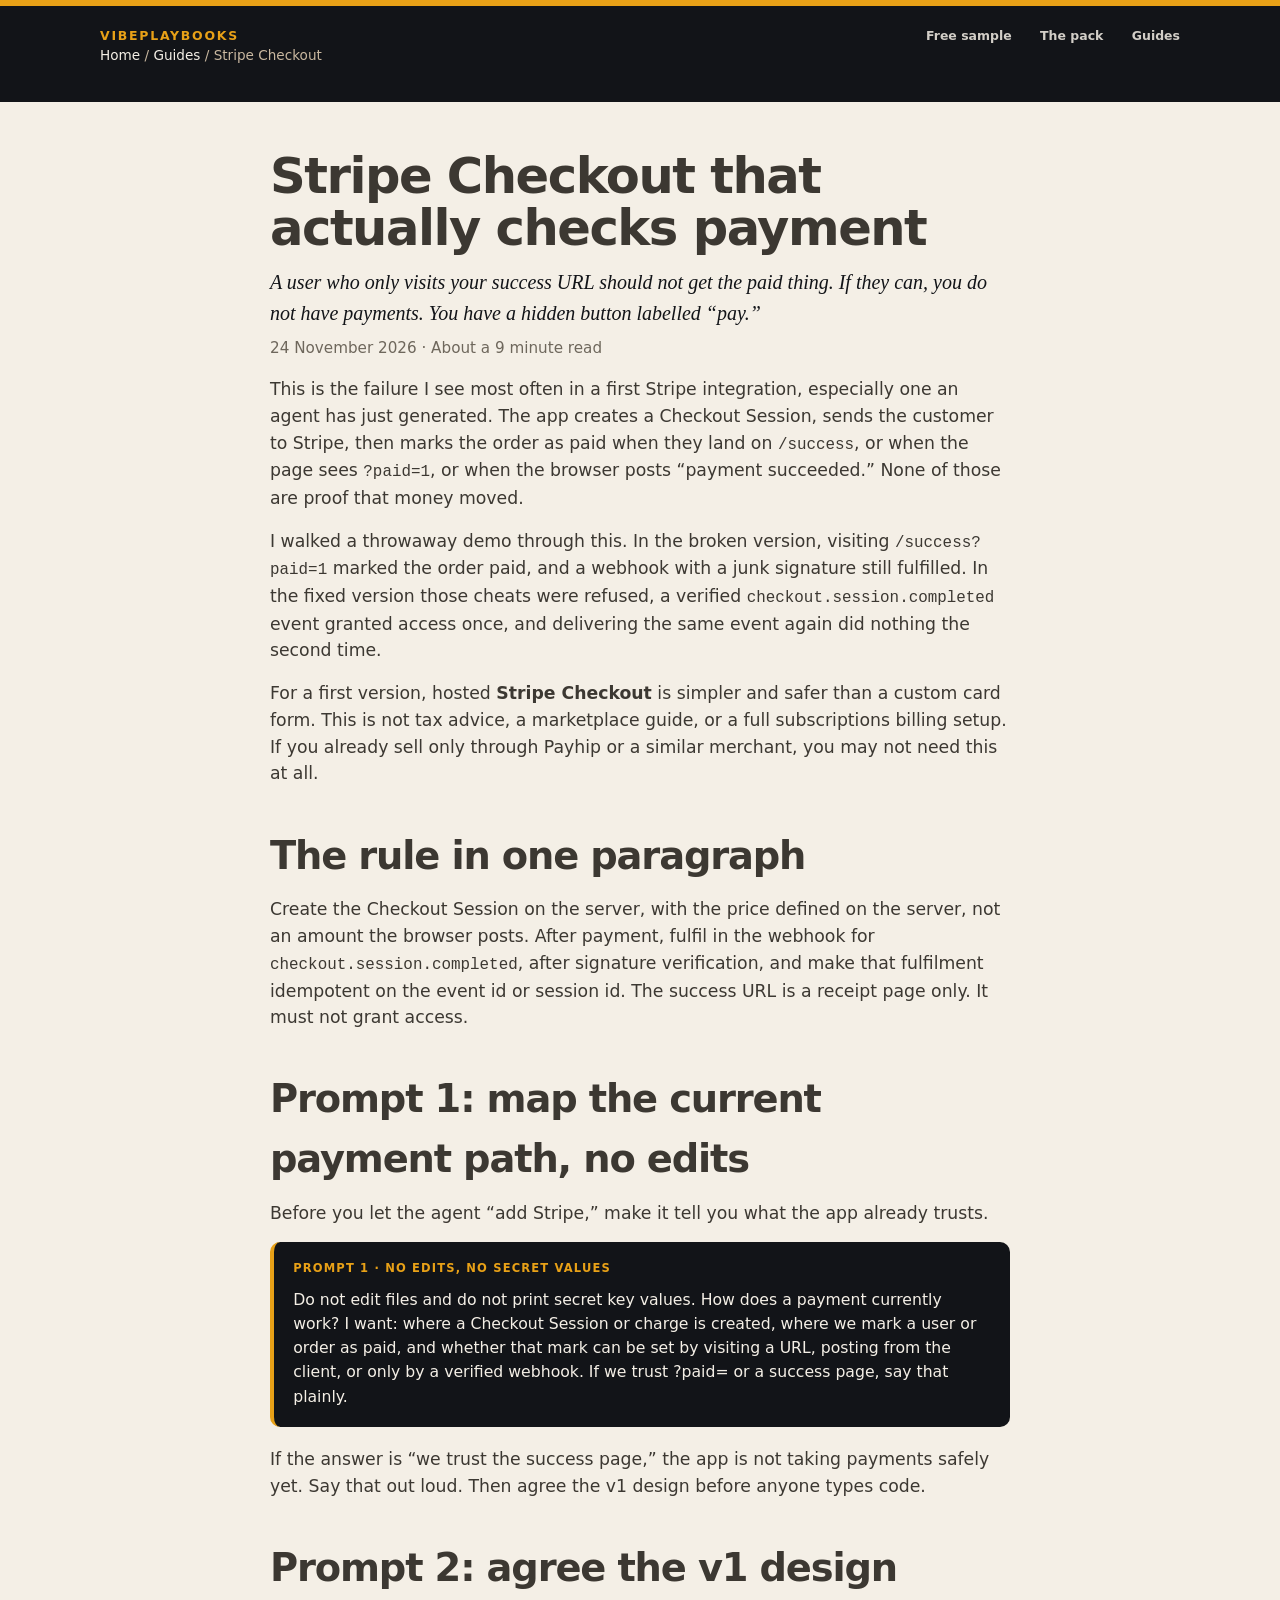
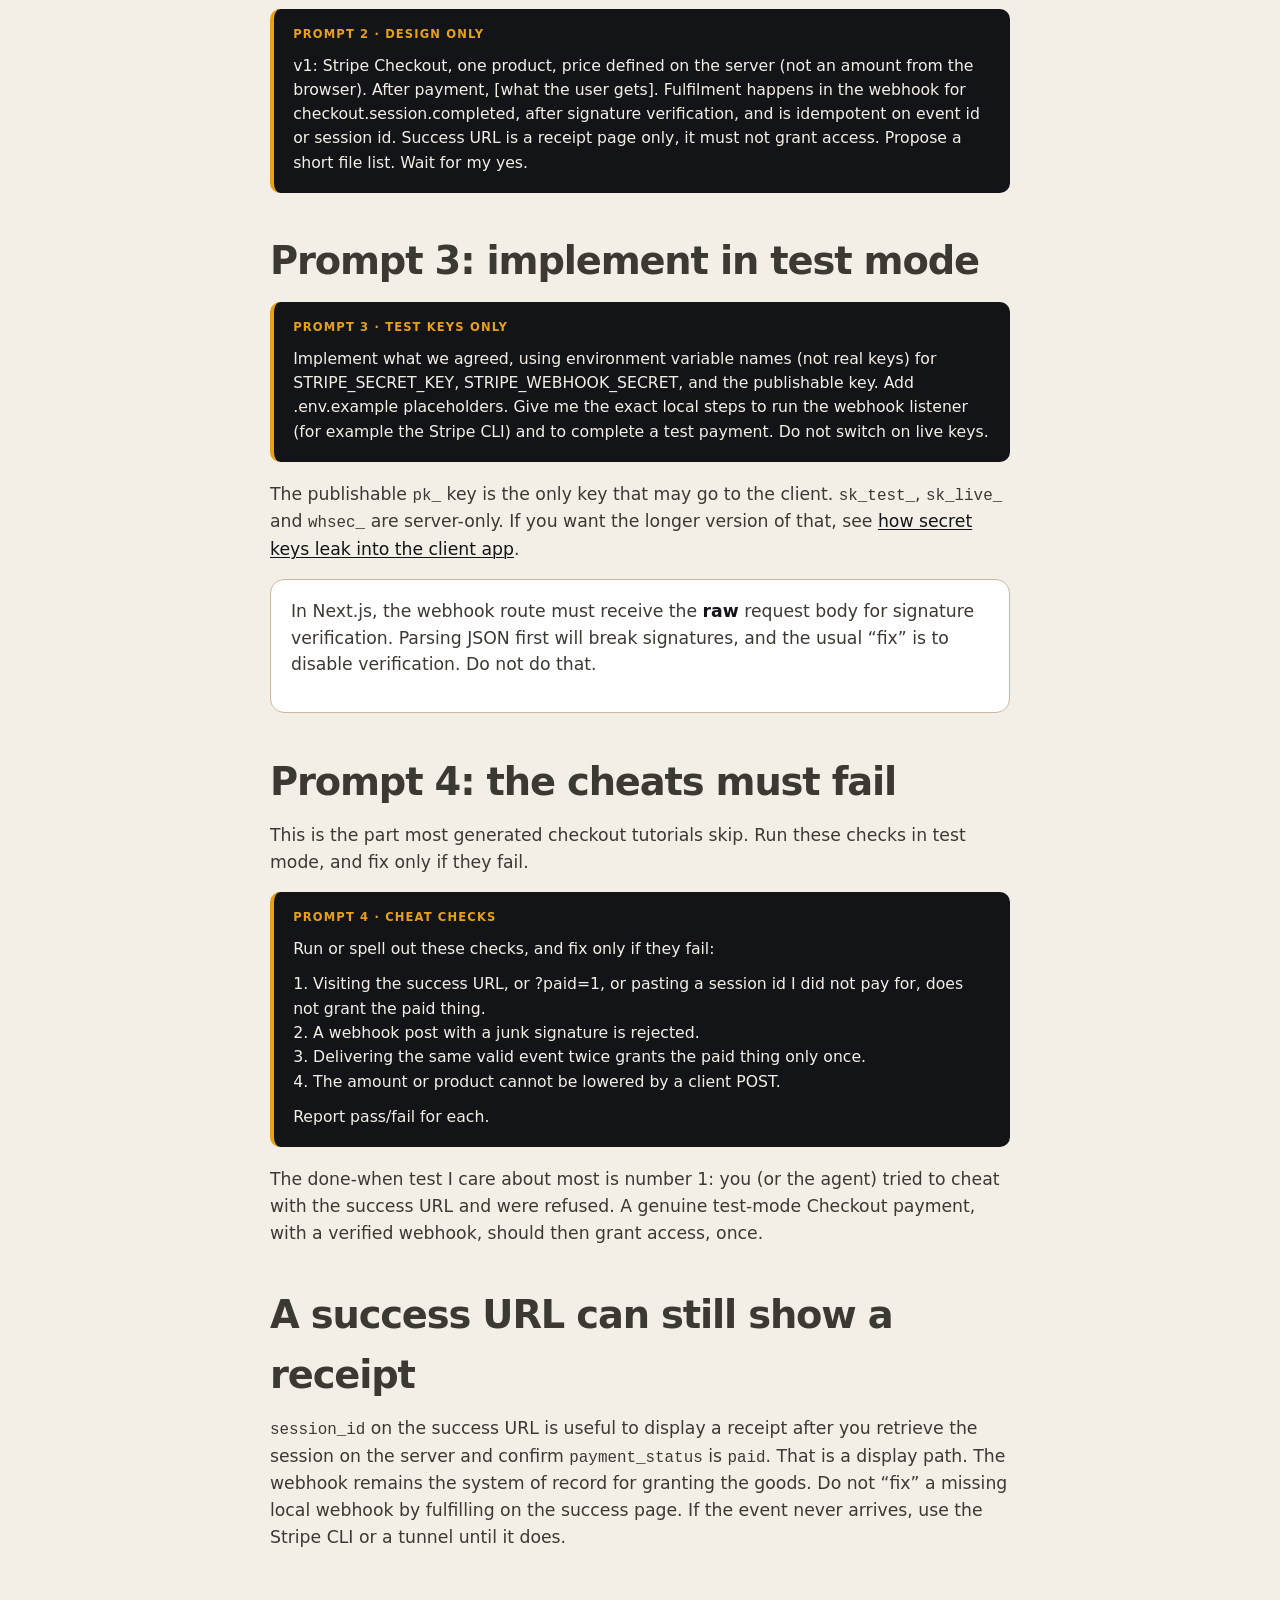
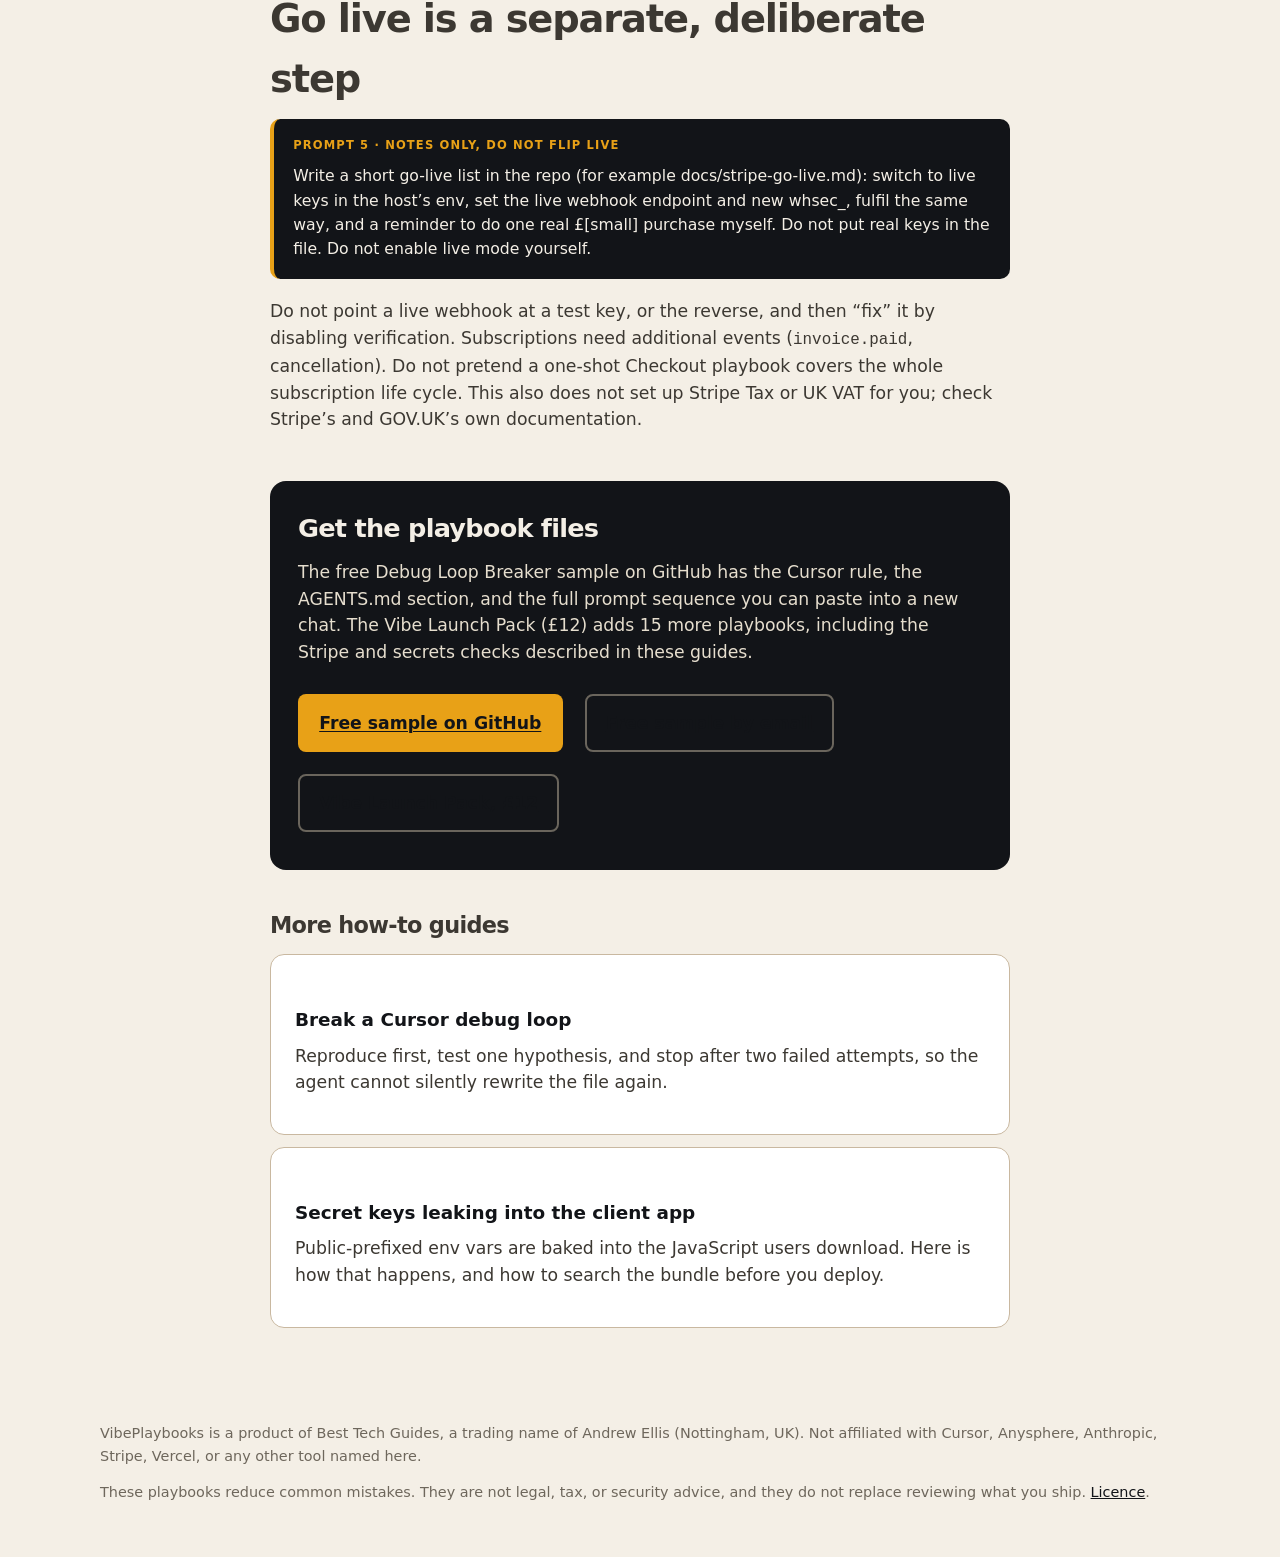
<file: how-to/stripe-checkout-that-verifies-payment/index.html>
<!DOCTYPE html>
<html lang="en-GB">
<head>
  <meta charset="utf-8">
  <meta name="viewport" content="width=device-width, initial-scale=1">
  <title>Stripe Checkout that actually checks payment</title>
  <meta name="description" content="Visiting a success URL is not proof of payment. Create Checkout Sessions on the server, fulfil only after a verified webhook, and test the cheats that vibe-coded apps usually allow.">
  <link rel="canonical" href="https://besttechguides.github.io/vibeplaybooks/how-to/stripe-checkout-that-verifies-payment/">
  <meta property="og:title" content="Stripe Checkout that actually checks payment">
  <meta property="og:description" content="Visiting a success URL is not proof of payment. Create Checkout Sessions on the server, fulfil only after a verified webhook, and test the cheats that vibe-coded apps usually allow.">
  <meta property="og:type" content="article">
  <meta property="og:url" content="https://besttechguides.github.io/vibeplaybooks/how-to/stripe-checkout-that-verifies-payment/">
  <meta property="og:image" content="https://besttechguides.github.io/vibeplaybooks/assets/og-1200x630.png">
  <meta name="twitter:card" content="summary_large_image">
  <meta name="twitter:title" content="Stripe Checkout that actually checks payment">
  <meta name="twitter:description" content="Visiting a success URL is not proof of payment. Create Checkout Sessions on the server, fulfil only after a verified webhook, and test the cheats that vibe-coded apps usually allow.">
  <meta name="twitter:image" content="https://besttechguides.github.io/vibeplaybooks/assets/og-1200x630.png">
  <meta name="theme-color" content="#121418">
  <link rel="icon" href="../../assets/favicon.svg" type="image/svg+xml">
  <link rel="stylesheet" href="../../styles.css">
</head>
<body>
  <header class="compact">
    <div class="wrap">
      <div class="brand">
        <a href="../../">VIBEPLAYBOOKS</a>
        <nav class="nav" aria-label="Sections">
          <a href="../../#sample">Free sample</a>
          <a href="../../#pack">The pack</a>
          <a href="../../#guides">Guides</a>
        </nav>
      </div>
      <p class="crumb"><a href="../../">Home</a> / <a href="../../#guides">Guides</a> / Stripe Checkout</p>
    </div>
  </header>

  <main>
    <div class="prose-wrap prose">
      <h1>Stripe Checkout that actually checks payment</h1>
      <p class="lede-article">A user who only visits your success URL should not get the paid thing. If they can, you do not have payments. You have a hidden button labelled “pay.”</p>
      <p class="dateline">24 November 2026 · About a 9 minute read</p>

      <p>This is the failure I see most often in a first Stripe integration, especially one an agent has just generated. The app creates a Checkout Session, sends the customer to Stripe, then marks the order as paid when they land on <code>/success</code>, or when the page sees <code>?paid=1</code>, or when the browser posts “payment succeeded.” None of those are proof that money moved.</p>
      <p>I walked a throwaway demo through this. In the broken version, visiting <code>/success?paid=1</code> marked the order paid, and a webhook with a junk signature still fulfilled. In the fixed version those cheats were refused, a verified <code>checkout.session.completed</code> event granted access once, and delivering the same event again did nothing the second time.</p>
      <p>For a first version, hosted <strong>Stripe Checkout</strong> is simpler and safer than a custom card form. This is not tax advice, a marketplace guide, or a full subscriptions billing setup. If you already sell only through Payhip or a similar merchant, you may not need this at all.</p>

      <h2>The rule in one paragraph</h2>
      <p>Create the Checkout Session on the server, with the price defined on the server, not an amount the browser posts. After payment, fulfil in the webhook for <code>checkout.session.completed</code>, after signature verification, and make that fulfilment idempotent on the event id or session id. The success URL is a receipt page only. It must not grant access.</p>

      <h2>Prompt 1: map the current payment path, no edits</h2>
      <p>Before you let the agent “add Stripe,” make it tell you what the app already trusts.</p>
      <div class="prompt" role="figure" aria-label="Prompt 1, map the payment path"><span class="prompt-label">Prompt 1 · no edits, no secret values</span><p>Do not edit files and do not print secret key values. How does a payment currently work? I want: where a Checkout Session or charge is created, where we mark a user or order as paid, and whether that mark can be set by visiting a URL, posting from the client, or only by a verified webhook. If we trust ?paid= or a success page, say that plainly.</p></div>
      <p>If the answer is “we trust the success page,” the app is not taking payments safely yet. Say that out loud. Then agree the v1 design before anyone types code.</p>

      <h2>Prompt 2: agree the v1 design</h2>
      <div class="prompt" role="figure" aria-label="Prompt 2, agree the design"><span class="prompt-label">Prompt 2 · design only</span><p>v1: Stripe Checkout, one product, price defined on the server (not an amount from the browser). After payment, [what the user gets]. Fulfilment happens in the webhook for checkout.session.completed, after signature verification, and is idempotent on event id or session id. Success URL is a receipt page only, it must not grant access. Propose a short file list. Wait for my yes.</p></div>

      <h2>Prompt 3: implement in test mode</h2>
      <div class="prompt" role="figure" aria-label="Prompt 3, implement in test mode"><span class="prompt-label">Prompt 3 · test keys only</span><p>Implement what we agreed, using environment variable names (not real keys) for STRIPE_SECRET_KEY, STRIPE_WEBHOOK_SECRET, and the publishable key. Add .env.example placeholders. Give me the exact local steps to run the webhook listener (for example the Stripe CLI) and to complete a test payment. Do not switch on live keys.</p></div>
      <p>The publishable <code>pk_</code> key is the only key that may go to the client. <code>sk_test_</code>, <code>sk_live_</code> and <code>whsec_</code> are server-only. If you want the longer version of that, see <a href="../secret-keys-leaking-into-the-client/">how secret keys leak into the client app</a>.</p>
      <div class="callout">
        <p>In Next.js, the webhook route must receive the <strong>raw</strong> request body for signature verification. Parsing JSON first will break signatures, and the usual “fix” is to disable verification. Do not do that.</p>
      </div>

      <h2>Prompt 4: the cheats must fail</h2>
      <p>This is the part most generated checkout tutorials skip. Run these checks in test mode, and fix only if they fail.</p>
      <div class="prompt" role="figure" aria-label="Prompt 4, cheat checks"><span class="prompt-label">Prompt 4 · cheat checks</span><p>Run or spell out these checks, and fix only if they fail:</p><p>1. Visiting the success URL, or ?paid=1, or pasting a session id I did not pay for, does not grant the paid thing.
2. A webhook post with a junk signature is rejected.
3. Delivering the same valid event twice grants the paid thing only once.
4. The amount or product cannot be lowered by a client POST.</p><p>Report pass/fail for each.</p></div>

      <p>The done-when test I care about most is number 1: you (or the agent) tried to cheat with the success URL and were refused. A genuine test-mode Checkout payment, with a verified webhook, should then grant access, once.</p>

      <h2>A success URL can still show a receipt</h2>
      <p><code>session_id</code> on the success URL is useful to display a receipt after you retrieve the session on the server and confirm <code>payment_status</code> is <code>paid</code>. That is a display path. The webhook remains the system of record for granting the goods. Do not “fix” a missing local webhook by fulfilling on the success page. If the event never arrives, use the Stripe CLI or a tunnel until it does.</p>

      <h2>Go live is a separate, deliberate step</h2>
      <div class="prompt" role="figure" aria-label="Prompt 5, go-live notes"><span class="prompt-label">Prompt 5 · notes only, do not flip live</span><p>Write a short go-live list in the repo (for example docs/stripe-go-live.md): switch to live keys in the host’s env, set the live webhook endpoint and new whsec_, fulfil the same way, and a reminder to do one real £[small] purchase myself. Do not put real keys in the file. Do not enable live mode yourself.</p></div>
      <p>Do not point a live webhook at a test key, or the reverse, and then “fix” it by disabling verification. Subscriptions need additional events (<code>invoice.paid</code>, cancellation). Do not pretend a one-shot Checkout playbook covers the whole subscription life cycle. This also does not set up Stripe Tax or UK VAT for you; check Stripe’s and GOV.UK’s own documentation.</p>

            <div class="cta-box" id="get-the-playbook">
        <h2>Get the playbook files</h2>
        <p>The free Debug Loop Breaker sample on GitHub has the Cursor rule, the AGENTS.md section, and the full prompt sequence you can paste into a new chat. The Vibe Launch Pack (£12) adds 15 more playbooks, including the Stripe and secrets checks described in these guides.</p>
        <div class="actions">
          <a class="btn btn-primary" href="https://github.com/besttechguides/vibeplaybooks">Free sample on GitHub</a>
          <a class="btn btn-ghost" href="https://payhip.com/b/p2ol7">Free sample by email</a>
          <a class="btn btn-ghost" href="https://payhip.com/b/6UGRb">Vibe Launch Pack, £12</a>
        </div>
      </div>

      <div class="more-guides">
        <h2>More how-to guides</h2>
                <article class="card">
          <a class="card-link" href="../../how-to/debug-loop/">
            <h3>Break a Cursor debug loop</h3>
            <p>Reproduce first, test one hypothesis, and stop after two failed attempts, so the agent cannot silently rewrite the file again.</p>
          </a>
        </article>
        <article class="card">
          <a class="card-link" href="../../how-to/secret-keys-leaking-into-the-client/">
            <h3>Secret keys leaking into the client app</h3>
            <p>Public-prefixed env vars are baked into the JavaScript users download. Here is how that happens, and how to search the bundle before you deploy.</p>
          </a>
        </article>
      </div>
    </div>
  </main>
  <footer>
    <div class="wrap">
      <p>VibePlaybooks is a product of Best Tech Guides, a trading name of Andrew Ellis (Nottingham, UK). Not affiliated with Cursor, Anysphere, Anthropic, Stripe, Vercel, or any other tool named here.</p>
      <p>These playbooks reduce common mistakes. They are not legal, tax, or security advice, and they do not replace reviewing what you ship. <a href="https://github.com/besttechguides/vibeplaybooks/blob/main/LICENSE.md">Licence</a>.</p>
    </div>
  </footer>
</body>
</html>
</file>
<file: styles.css>
/* VibePlaybooks shared styles */
:root {
  --ink: #121418;
  --paper: #f4efe6;
  --amber: #e8a117;
  --muted: #6e675c;
  --body: #3c3832;
  --rule: #c9b8a0;
  --card: #ffffff;
  --panel: #242730;
}
* { box-sizing: border-box; }
html { scroll-behavior: smooth; }
body {
  margin: 0;
  font-family: ui-sans-serif, system-ui, -apple-system, "Segoe UI", Roboto, "Helvetica Neue", Arial, sans-serif;
  background: var(--paper);
  color: var(--ink);
  line-height: 1.55;
}
a { color: inherit; }
.wrap { width: min(1080px, calc(100% - 40px)); margin: 0 auto; }
header {
  background: var(--ink);
  color: var(--paper);
  border-top: 6px solid var(--amber);
  padding: 20px 0 72px;
}
header.compact { padding: 20px 0 28px; }
.brand {
  display: flex;
  justify-content: space-between;
  align-items: center;
  font-size: 0.78rem;
  letter-spacing: 0.14em;
  font-weight: 700;
  color: var(--amber);
}
.brand a { text-decoration: none; }
.nav a { color: var(--paper); letter-spacing: 0; font-weight: 600; margin-left: 1.4rem; text-decoration: none; opacity: 0.85; }
.nav a:hover, .nav a:focus { opacity: 1; text-decoration: underline; }
h1 {
  font-size: clamp(2.4rem, 6vw, 4.2rem);
  line-height: 0.95;
  letter-spacing: -0.03em;
  font-weight: 750;
  margin: 36px 0 16px;
  max-width: 14ch;
}
header.compact + main h1,
.prose h1 {
  font-size: clamp(2rem, 5vw, 3.1rem);
  max-width: 22ch;
  margin: 0 0 12px;
  line-height: 1.05;
}
.lede {
  font-size: 1.2rem;
  max-width: 38rem;
  color: #e6dece;
  font-style: italic;
  font-family: Georgia, "Times New Roman", serif;
  font-weight: 400;
}
.actions { margin-top: 28px; display: flex; flex-wrap: wrap; gap: 12px; }
.btn {
  display: inline-block;
  text-decoration: none;
  padding: 0.85rem 1.2rem;
  border-radius: 8px;
  font-weight: 700;
  border: 2px solid transparent;
}
.btn:focus { outline: 3px solid var(--amber); outline-offset: 3px; }
.btn-primary { background: var(--amber); color: var(--ink); }
.btn-ghost { background: transparent; color: var(--paper); border-color: #6a655c; }
.btn-ghost:hover, .btn-ink:hover { border-color: var(--amber); }
.btn-ink { background: var(--ink); color: var(--paper); border-color: var(--ink); }
.btn-paper { background: var(--paper); color: var(--ink); border-color: var(--ink); }
section { padding: 64px 0; }
h2 { font-size: clamp(1.8rem, 3vw, 2.4rem); letter-spacing: -0.03em; margin: 0 0 12px; }
.sub { color: var(--muted); font-style: italic; font-family: Georgia, serif; margin: 0 0 28px; font-size: 1.15rem; }
pre, code { font-family: ui-monospace, SFMono-Regular, Menlo, Consolas, monospace; }
code { font-size: 0.92em; }
pre {
  background: var(--ink);
  color: var(--paper);
  padding: 1.1rem 1.2rem;
  border-radius: 10px;
  overflow: auto;
  font-size: 0.92rem;
  border-left: 4px solid var(--amber);
}
.grid { display: grid; grid-template-columns: 1fr 1fr; gap: 20px; }
@media (max-width: 760px) { .grid { grid-template-columns: 1fr; } .nav { display: none; } }
.card {
  background: var(--card);
  border: 1px solid var(--rule);
  border-radius: 14px;
  padding: 22px 24px;
}
.card h3 { margin: 0 0 8px; font-size: 1.1rem; }
.card p { margin: 0; color: var(--body); }
.card a.card-link { text-decoration: none; display: block; }
.card a.card-link:hover h3, .card a.card-link:focus h3 { text-decoration: underline; }
ol.steps { padding-left: 1.2rem; }
ol.steps li { margin: 0 0 8px; }
.list {
  list-style: none;
  padding: 0;
  margin: 0;
  display: grid;
  grid-template-columns: 1fr 1fr;
  gap: 8px 24px;
}
@media (max-width: 760px) { .list { grid-template-columns: 1fr; } }
.list li { display: flex; gap: 10px; align-items: baseline; }
.num {
  flex: 0 0 1.8rem;
  font-size: 0.75rem;
  font-weight: 700;
  background: var(--ink);
  color: var(--paper);
  border-radius: 5px;
  text-align: center;
  padding: 2px 0;
}
.band { background: var(--ink); color: var(--paper); }
.band .sub { color: #c9b8a0; }
.split { display: grid; grid-template-columns: 1fr 1fr; gap: 20px; align-items: stretch; }
@media (max-width: 760px) { .split { grid-template-columns: 1fr; } }
.price-card { border-radius: 16px; padding: 28px; }
.free { background: var(--paper); color: var(--ink); }
.paid { background: #1b1e27; color: var(--paper); border: 2px solid var(--amber); }
.price-card h3 { margin: 0 0 4px; font-size: 0.8rem; letter-spacing: 0.08em; text-transform: uppercase; color: var(--amber); }
.price-card h4 { margin: 0 0 16px; font-size: 1.6rem; }
.price-card ul { margin: 0 0 24px; padding-left: 1.1rem; }
.price-card li { margin: 0 0 8px; }
footer {
  padding: 36px 0 48px;
  color: var(--muted);
  font-size: 0.9rem;
}
footer a { color: var(--ink); }

/* Article typography */
.crumb {
  font-size: 0.85rem;
  color: #c9b8a0;
  margin: 0 0 8px;
}
.crumb a { color: var(--paper); text-decoration: none; }
.crumb a:hover, .crumb a:focus { text-decoration: underline; }
.prose-wrap { width: min(740px, calc(100% - 40px)); margin: 0 auto; padding: 48px 0 32px; }
.prose { color: var(--body); font-size: 1.08rem; }
.prose .lede-article {
  font-size: 1.25rem;
  color: var(--ink);
  font-style: italic;
  font-family: Georgia, "Times New Roman", serif;
  margin: 0 0 8px;
}
.dateline { color: var(--muted); font-size: 0.95rem; margin: 0 0 28px; }
.prose h2 { margin: 2.4rem 0 0.7rem; }
.prose h3 { font-size: 1.15rem; margin: 1.8rem 0 0.5rem; }
.prose p { margin: 0 0 1rem; }
.prose ul, .prose ol { margin: 0 0 1.1rem; padding-left: 1.25rem; }
.prose li { margin: 0 0 0.4rem; }
.prose a { color: var(--ink); text-decoration: underline; text-decoration-thickness: 1px; text-underline-offset: 2px; }
.prompt {
  background: var(--ink);
  color: var(--paper);
  padding: 1.1rem 1.2rem;
  border-radius: 10px;
  overflow: auto;
  font-size: 0.98rem;
  border-left: 4px solid var(--amber);
  margin: 0 0 1.2rem;
  white-space: pre-wrap;
}
.prompt p { margin: 0 0 0.7rem; color: var(--paper); }
.prompt p:last-child { margin: 0; }
.prompt-label {
  display: block;
  font-size: 0.72rem;
  letter-spacing: 0.1em;
  text-transform: uppercase;
  font-weight: 700;
  color: var(--amber);
  margin: 0 0 0.6rem;
  font-style: normal;
  font-family: ui-sans-serif, system-ui, sans-serif;
}
.callout {
  background: var(--card);
  border: 1px solid var(--rule);
  border-radius: 14px;
  padding: 18px 20px;
  margin: 0 0 1.4rem;
}
.callout strong { color: var(--ink); }
.cta-box {
  background: var(--ink);
  color: var(--paper);
  border-radius: 16px;
  padding: 28px;
  margin: 3rem 0 2rem;
}
.cta-box h2 { color: var(--paper); margin: 0 0 10px; font-size: 1.6rem; }
.cta-box p { color: #e6dece; margin: 0 0 1rem; }
.cta-box a.btn { margin: 0 10px 10px 0; }
.more-guides h2 { font-size: 1.4rem; }
.more-guides .card { margin: 0 0 12px; }

.guides-grid { grid-template-columns: 1fr 1fr 1fr; }
@media (max-width: 900px) { .guides-grid { grid-template-columns: 1fr; } }
</file>
